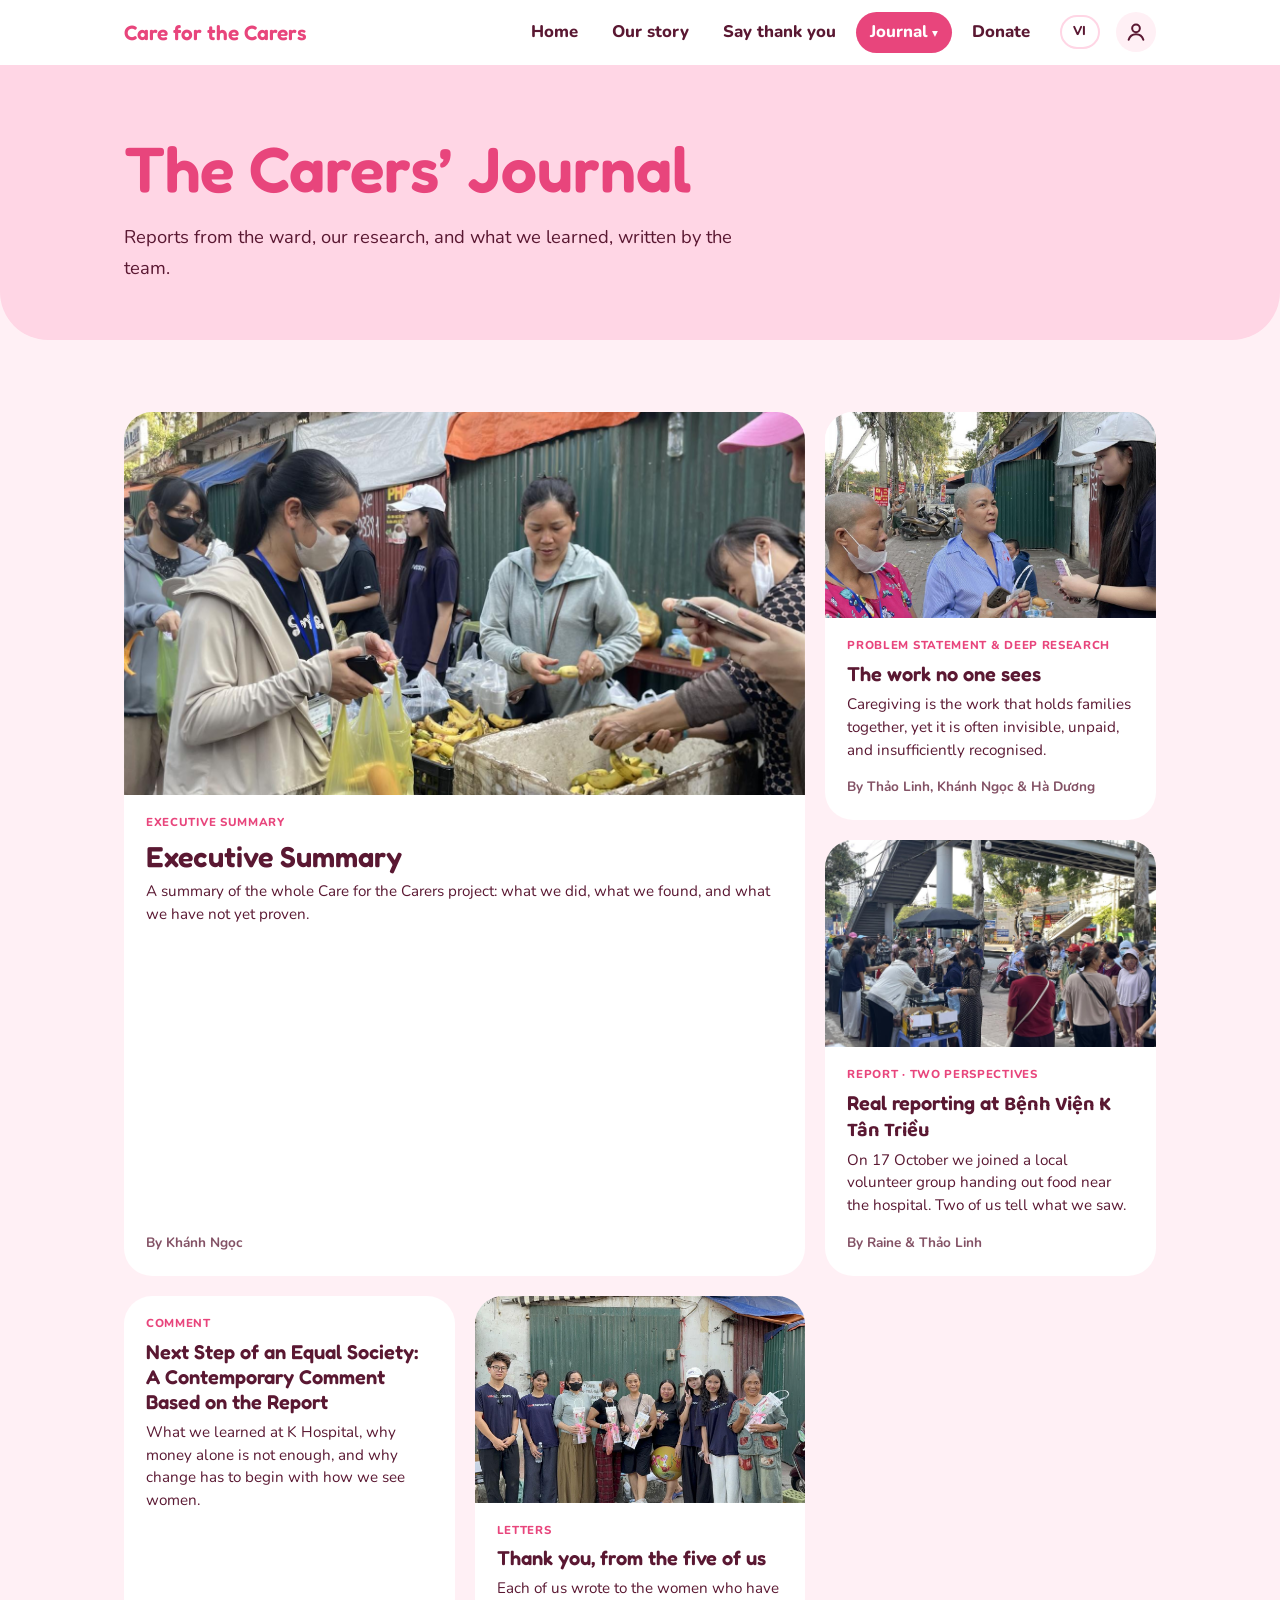
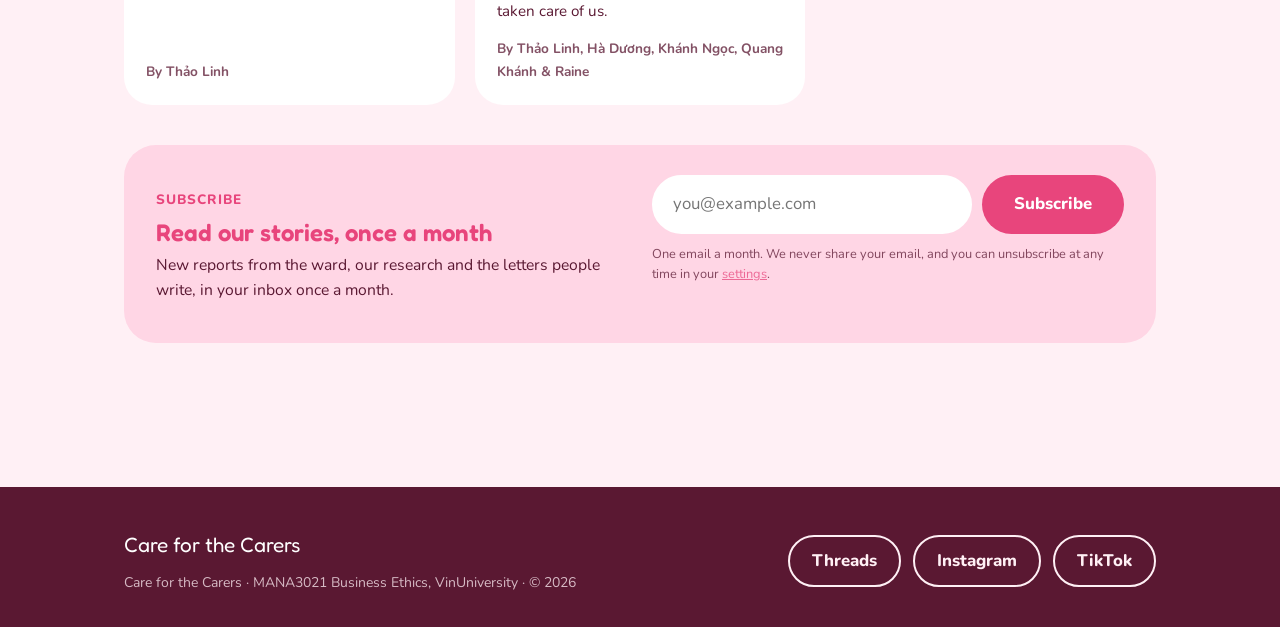
<file: Bizethics/blog.html>
<!DOCTYPE html>
<html lang="en">
<head>
<meta charset="utf-8">
<meta name="viewport" content="width=device-width, initial-scale=1">
<title>The Carers’ Journal · Care for the Carers</title>
<meta name="description" content="Reports from the ward, our research, and what we learned, written by the Care for the Carers team.">
<link rel="preconnect" href="https://fonts.googleapis.com">
<link href="https://fonts.googleapis.com/css2?family=Fredoka:wght@500;600&family=Nunito:wght@400;600;700;800&display=swap" rel="stylesheet">
<link rel="stylesheet" href="webbiz.css">
<script src="i18n.js"></script>
</head>
<body>

<nav>
  <div class="wrap">
    <a class="brand" href="web.html">Care for the Carers</a>
    <button class="menu-btn" type="button" aria-expanded="false">Menu</button>
    <ul>
      <li><a href="web.html">Home</a></li>
      <li><a href="story.html">Our story</a></li>
      <li><a href="thank-you.html">Say thank you</a></li>
      <li class="has-sub"><a href="blog.html">Journal<span class="caret" aria-hidden="true">&#9662;</span></a><ul class="sub" data-journal></ul></li>
      <li><a href="donate.html">Donate</a></li>
    </ul>
    <a class="me" href="account.html" aria-label="Your profile" title="Your profile"><svg viewBox="0 0 24 24" width="22" height="22" aria-hidden="true"><circle cx="12" cy="8" r="4.2" fill="none" stroke="currentColor" stroke-width="2.2"/><path d="M4 20.5c1.2-4 4.3-6 8-6s6.8 2 8 6" fill="none" stroke="currentColor" stroke-width="2.2" stroke-linecap="round"/></svg></a>
  </div>
</nav>

<main id="blog"></main>

<div class="lb" id="lb" aria-hidden="true"><img id="lbImg" alt=""></div>

<footer>
  <div class="wrap">
    <div><div class="brand">Care for the Carers</div><small>Care for the Carers · MANA3021 Business Ethics, VinUniversity · © 2026</small></div>
    <div class="social">
      <a href="https://www.threads.com/@dearm0m___?xmt=AQG04RvTUE1UEmttTiscVIee2t9sTj5icMl1IoDCkXUpfE8" target="_blank" rel="noopener">Threads</a>
      <a href="https://www.instagram.com/dearm0m___/" target="_blank" rel="noopener">Instagram</a>
      <a href="https://www.tiktok.com/@dearm0m___?fbclid=PAZXh0bgNhZW0CMTEAcGRvZgJzcnRjBmFwcF9pZA85MzY2MTk3NDMzOTI0NTkAAafg11mD12dhVJ9uT3EhNjr3ufzcEZuEaGsdpc_GfztZ3JC1G10YS2GTT2I4hw_aem_os5w2HNYPnUmmOeqrgshLQ" target="_blank" rel="noopener">TikTok</a>
    </div>
  </div>
</footer>

<script src="site-data.js"></script>
<script src="site.js"></script>
<script>
  // Journal: blog.html lists every report; blog.html?post=<slug> shows one. Posts live in site-data.js.
  var esc = Site.esc, box = document.getElementById("blog");
  var slug = new URLSearchParams(location.search).get("post");
  // Hidden drafts are not listed anywhere, but open from a direct link so the team can write them
  var post = SITE.posts.concat(SITE.hiddenPosts || []).filter(function (p) { return p.slug === slug; })[0];

  // A paragraph kept word for word, with its key phrases highlighted
  function marked(text, marks) {
    var html = esc(text);
    (marks || []).forEach(function (m) {
      var e = esc(m), i = html.indexOf(e);
      if (i < 0) { console.warn("Highlight not found in paragraph:", m); return; }
      html = html.slice(0, i) + '<mark>' + e + '</mark>' + html.slice(i + e.length);
    });
    return html;
  }

  function block(b) {
    if (typeof b === "string") return '<p>' + esc(b) + '</p>';
    if (b.p) return '<p>' + marked(b.p, b.mark) + '</p>';
    if (b.listen) return '<div class="listen"><div class="listen-head"><span>🎧 ' + esc(b.title || "Listen to this part") + '</span>' + (b.by ? '<small>Read by ' + esc(b.by) + '</small>' : "") + '</div><audio controls preload="metadata" src="' + esc(b.listen) + '"></audio></div>';
    if (b.person) return '<div class="person"><span class="avatar" aria-hidden="true">' + esc(b.person.charAt(0)) + '</span>' +
      '<div><h2>' + esc(b.title || b.person) + '</h2><span class="role">' + esc(b.person) + ' · ' + esc(b.role || "") + '</span>' +
      (b.quote ? '<p class="sum-quote">“' + esc(b.quote) + '”</p>' : "") + '</div></div>';
    if (b.h) return '<h2 id="' + anchor(b.h) + '">' + esc(b.h) + '</h2>';
    if (b.list) return '<ul class="prose-list">' + b.list.map(function (t) { return '<li>' + marked(t, b.mark) + '</li>'; }).join("") + '</ul>';
    if (b.stat) return '<div class="stat-block"><b>' + esc(b.stat) + '</b><span>' + esc(b.text) + '</span>' + (b.source ? '<cite>' + esc(b.source) + '</cite>' : "") + '</div>';
    if (b.quote) {
      // quote can be one paragraph or a list of paragraphs; aside: small pictures shown beside the quote
      var q = '<blockquote>' + [].concat(b.quote).map(function (t) { return '<p>' + esc(t) + '</p>'; }).join("") +
        (b.by ? '<span class="by">' + esc(b.by) + '</span>' : "") + '</blockquote>';
      if (!b.aside) return q;
      return '<div class="quote-aside">' + q + '<div class="aside-pics">' + b.aside.map(function (a) {
        return '<figure><img src="' + esc(a.image) + '" alt="' + esc(a.caption || "") + '" data-zoom loading="lazy">' + (a.caption ? '<figcaption>' + esc(a.caption) + '</figcaption>' : "") + '</figure>';
      }).join("") + '</div></div>';
    }
    if (b.image) return '<figure' + (b.tall ? ' class="tall"' : "") + '><img src="' + esc(b.image) + '" alt="' + esc(b.caption || "") + '" data-zoom onerror="this.parentNode.remove()">' + (b.caption ? '<figcaption>' + esc(b.caption) + '</figcaption>' : "") + '</figure>';
    if (b.todo) return '<p class="todo">' + esc(b.todo) + '</p>';
    if ("video" in b) {
      // Only the cover picture loads at first; YouTube's player loads when the reader presses play, so the page stays fast
      var id = Site.youtubeId(b.video);
      return id
        ? '<div class="video yt" id="video"><button type="button" data-yt="' + id + '" aria-label="Play video: ' + esc(b.title || "Video") + '">' +
          '<img src="https://i.ytimg.com/vi/' + id + '/hqdefault.jpg" alt="" loading="lazy"><i aria-hidden="true">▶</i>' +
          (b.title ? '<span>' + esc(b.title) + '</span>' : "") + '</button></div>'
        : '<div class="video empty"><b>Video coming soon</b><span>' + esc(b.title || "") + '</span></div>';
    }
    if (b.table) return '<div class="tablebox"><table><thead><tr>' +
      b.table.head.map(function (h) { return '<th>' + esc(h) + '</th>'; }).join("") + '</tr></thead><tbody>' +
      b.table.rows.map(function (r) { return '<tr>' + r.map(function (c) { return '<td>' + esc(c) + '</td>'; }).join("") + '</tr>'; }).join("") +
      '</tbody></table></div>';
    return "";
  }

  // An id for a section heading, so the agenda can link to it
  function anchor(text) {
    return "s-" + text.toLowerCase().normalize("NFD").replace(/[̀-ͯ]/g, "").replace(/[^a-z0-9]+/g, "-").replace(/^-|-$/g, "");
  }

  // Side outline, like Google Docs: a dash per section that opens into the list of titles on hover or tap
  var outline = "";
  function agenda(list, title, hasSources) {
    var items = list.filter(function (b) { return b && b.h; }).map(function (b) {
      return '<li><a href="#' + anchor(b.h) + '"><span class="dash" aria-hidden="true"></span><span class="label">' + esc(b.h) + '</span></a></li>';
    });
    if (hasSources) items.push('<li><a href="#s-references"><span class="dash" aria-hidden="true"></span><span class="label">References</span></a></li>');
    return '<nav class="outline" id="outline" aria-label="' + esc(title) + '">' +
      '<button class="outline-toggle" type="button" aria-expanded="false" aria-controls="outline">' + esc(title) + '</button>' +
      '<b class="outline-title">' + esc(title) + '</b><ol>' + items.join("") + '</ol></nav>';
  }

  // Stat blocks that follow each other sit side by side in one grid
  function body(list, hasSources) {
    var html = "", stats = [];
    function flush() { if (stats.length) html += '<div class="stat-grid">' + stats.join("") + '</div>'; stats = []; }
    list.forEach(function (b) {
      if (b && b.toc) outline = agenda(list, b.toc, hasSources);
      else if (b && b.stat) stats.push(block(b));
      else { flush(); html += block(b); }
    });
    flush();
    return html;
  }

  // Shows the outline beside the article and marks the section being read
  function startOutline() {
    if (!outline) return;
    document.body.insertAdjacentHTML("beforeend", outline);
    var nav = document.getElementById("outline"), toggle = nav.querySelector(".outline-toggle");
    var links = [].slice.call(nav.querySelectorAll("a"));
    var targets = links.map(function (a) { return document.getElementById(a.getAttribute("href").slice(1)); });

    function mark() {
      var current = 0;
      targets.forEach(function (t, i) { if (t && t.getBoundingClientRect().top < window.innerHeight * 0.35) current = i; });
      links.forEach(function (a, i) { a.classList.toggle("on", i === current); });
      var article = document.querySelector(".article"), r = article.getBoundingClientRect();
      nav.classList.toggle("shown", r.top < window.innerHeight * 0.6 && r.bottom > window.innerHeight * 0.4);
    }
    window.addEventListener("scroll", mark, { passive: true });
    window.addEventListener("resize", mark);
    mark();

    // On touch screens there is no hover: tap the dashes to open, tap a title or outside to close
    function setOpen(open) { nav.classList.toggle("open", open); toggle.setAttribute("aria-expanded", open); }
    toggle.addEventListener("click", function () { setOpen(!nav.classList.contains("open")); });
    nav.addEventListener("click", function (e) { if (e.target.closest("a")) setOpen(false); });
    document.addEventListener("click", function (e) { if (!nav.contains(e.target)) setOpen(false); });
  }

  function minutes(p) {
    var words = p.body.reduce(function (n, b) {
      var t = typeof b === "string" ? b : (b.p || [].concat(b.quote || []).join(" ") || b.text || "");
      return n + t.split(/\s+/).length;
    }, 0);
    return Math.max(1, Math.round(words / 200));
  }

  if (post) {
    document.title = post.title + " · The Carers’ Journal";
    var others = SITE.posts.filter(function (p) { return p !== post; });
    // A video that opens the report is shown first, above everything else
    var lead = post.body[0] && post.body[0].video ? post.body[0] : null, rest = lead ? post.body.slice(1) : post.body;
    box.innerHTML =
      '<header class="page-head article-head"><div class="wrap narrow">' +
        '<a class="back" href="blog.html">← All reports</a>' +
        '<span class="kicker-pill">' + esc(post.kicker) + (post.draft ? ' <span class="draft-tag">Draft</span>' : "") + '</span>' +
        '<h1>' + esc(post.title) + '</h1>' +
        '<p>' + esc(post.standfirst) + '</p>' +
        '<div class="byline"><span class="authors">By ' + esc(Site.authors(post)) + '</span><span>' + esc(Site.longDate(post.date)) + '</span><span>' + minutes(post) + ' min read</span></div>' +
      '</div></header>' +
      '<article class="wrap narrow article">' +
        (lead ? block(lead) : "") +
        ("audio" in post ? (post.audio
          ? '<div class="listen" id="listen"><div class="listen-head"><span>🎧 Listen to this report</span>' + (post.audioBy ? '<small>Read for us by ' + esc(post.audioBy) + '. Thank you!</small>' : "") + '</div><audio controls preload="metadata" src="' + esc(post.audio) + '"></audio></div>'
          : '<div class="listen empty"><span>🎧 Voice reading coming soon</span></div>') : "") +
        (post.image ? '<figure class="hero-img' + (post.imageTall ? " tall" : "") + '"><img src="' + esc(post.image) + '" alt="' + esc(post.caption || "") + '" data-zoom onerror="this.parentNode.remove()">' + (post.caption ? '<figcaption>' + esc(post.caption) + '</figcaption>' : "") + '</figure>' : "") +
        '<div class="prose">' + body(rest, post.sources && post.sources.length > 0) + '</div>' +
        (post.sources && post.sources.length ? '<div class="sources" id="s-references"><h2>References</h2><ol>' + Site.refList(post.sources) + '</ol></div>' : "") +
        '<div data-subscribe="article"></div>' +
      '</article>' +
      '<section class="wrap" style="padding-top: 24px;"><h2>More from the Journal</h2><div class="journal">' +
        others.slice(0, 3).map(function (p) { return Site.journalCard(p, false); }).join("") +
      '</div></section>';
    startOutline();
    // While the voice reading plays, the player stays at the top of the screen so people can listen as they read
    box.querySelectorAll(".listen audio").forEach(function (au) {
      var player = au.closest(".listen");
      au.addEventListener("play", function () {
        // only one reading at a time
        box.querySelectorAll(".listen audio").forEach(function (other) { if (other !== au) other.pause(); });
        player.classList.add("playing");
      });
      au.addEventListener("pause", function () { player.classList.remove("playing"); });
    });
    // Small reference numbers, added after the page is translated (if Vietnamese is on)
    document.addEventListener("DOMContentLoaded", function () { Site.refMarks(box.querySelector(".prose"), post.sources || []); });
    // Play: swap the cover picture for YouTube's player
    box.addEventListener("click", function (e) {
      var b = e.target.closest("[data-yt]");
      if (!b) return;
      b.parentNode.innerHTML = '<iframe src="https://www.youtube-nocookie.com/embed/' + b.dataset.yt + '?autoplay=1&rel=0" title="' + esc(b.getAttribute("aria-label")) + '" allow="autoplay; encrypted-media; picture-in-picture; fullscreen" allowfullscreen></iframe>';
    });
  } else {
    box.innerHTML =
      '<header class="page-head"><div class="wrap"><h1>The Carers’ Journal</h1>' +
      '<p>Reports from the ward, our research, and what we learned, written by the team.</p></div></header>' +
      '<section><div class="wrap"><div class="journal">' +
        SITE.posts.map(function (p, i) { return Site.journalCard(p, i === 0); }).join("") +
      '</div><div data-subscribe="journal"></div></div></section>';
  }
</script>
</body>
</html>
</file>
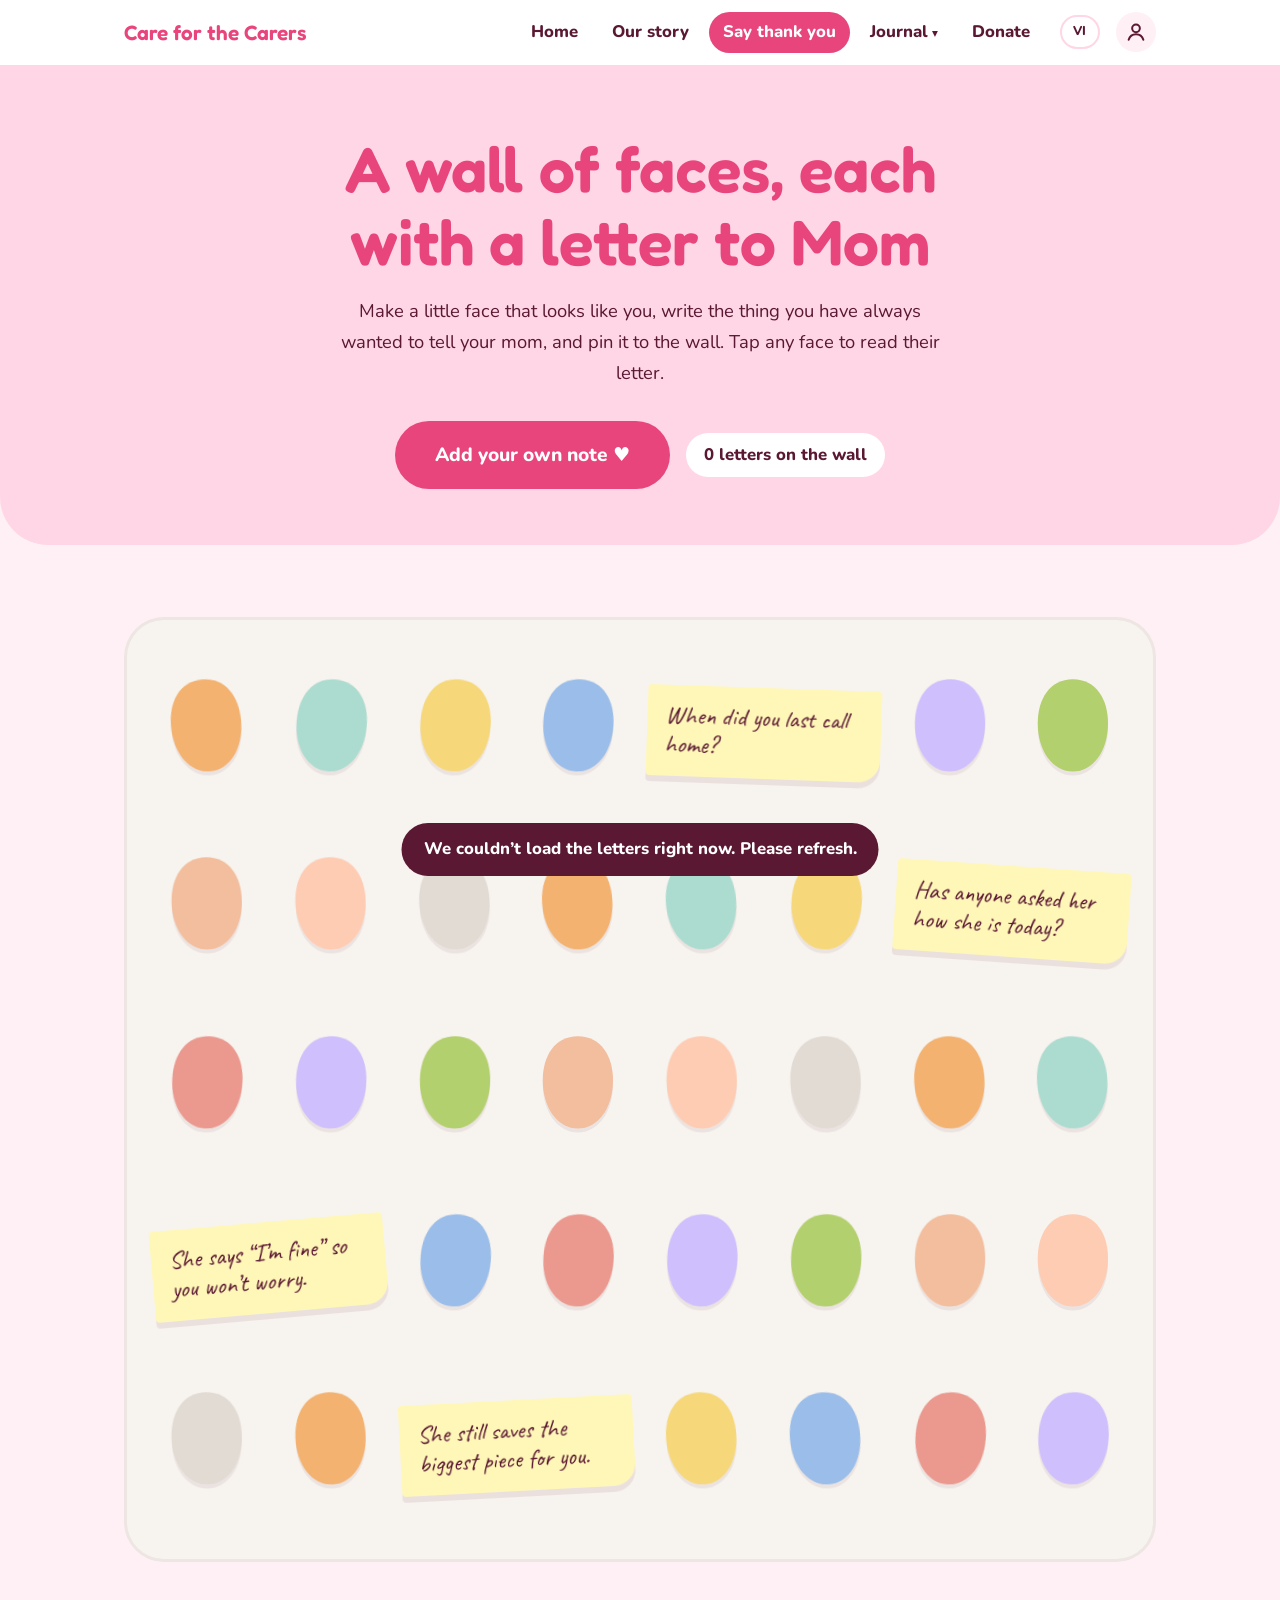
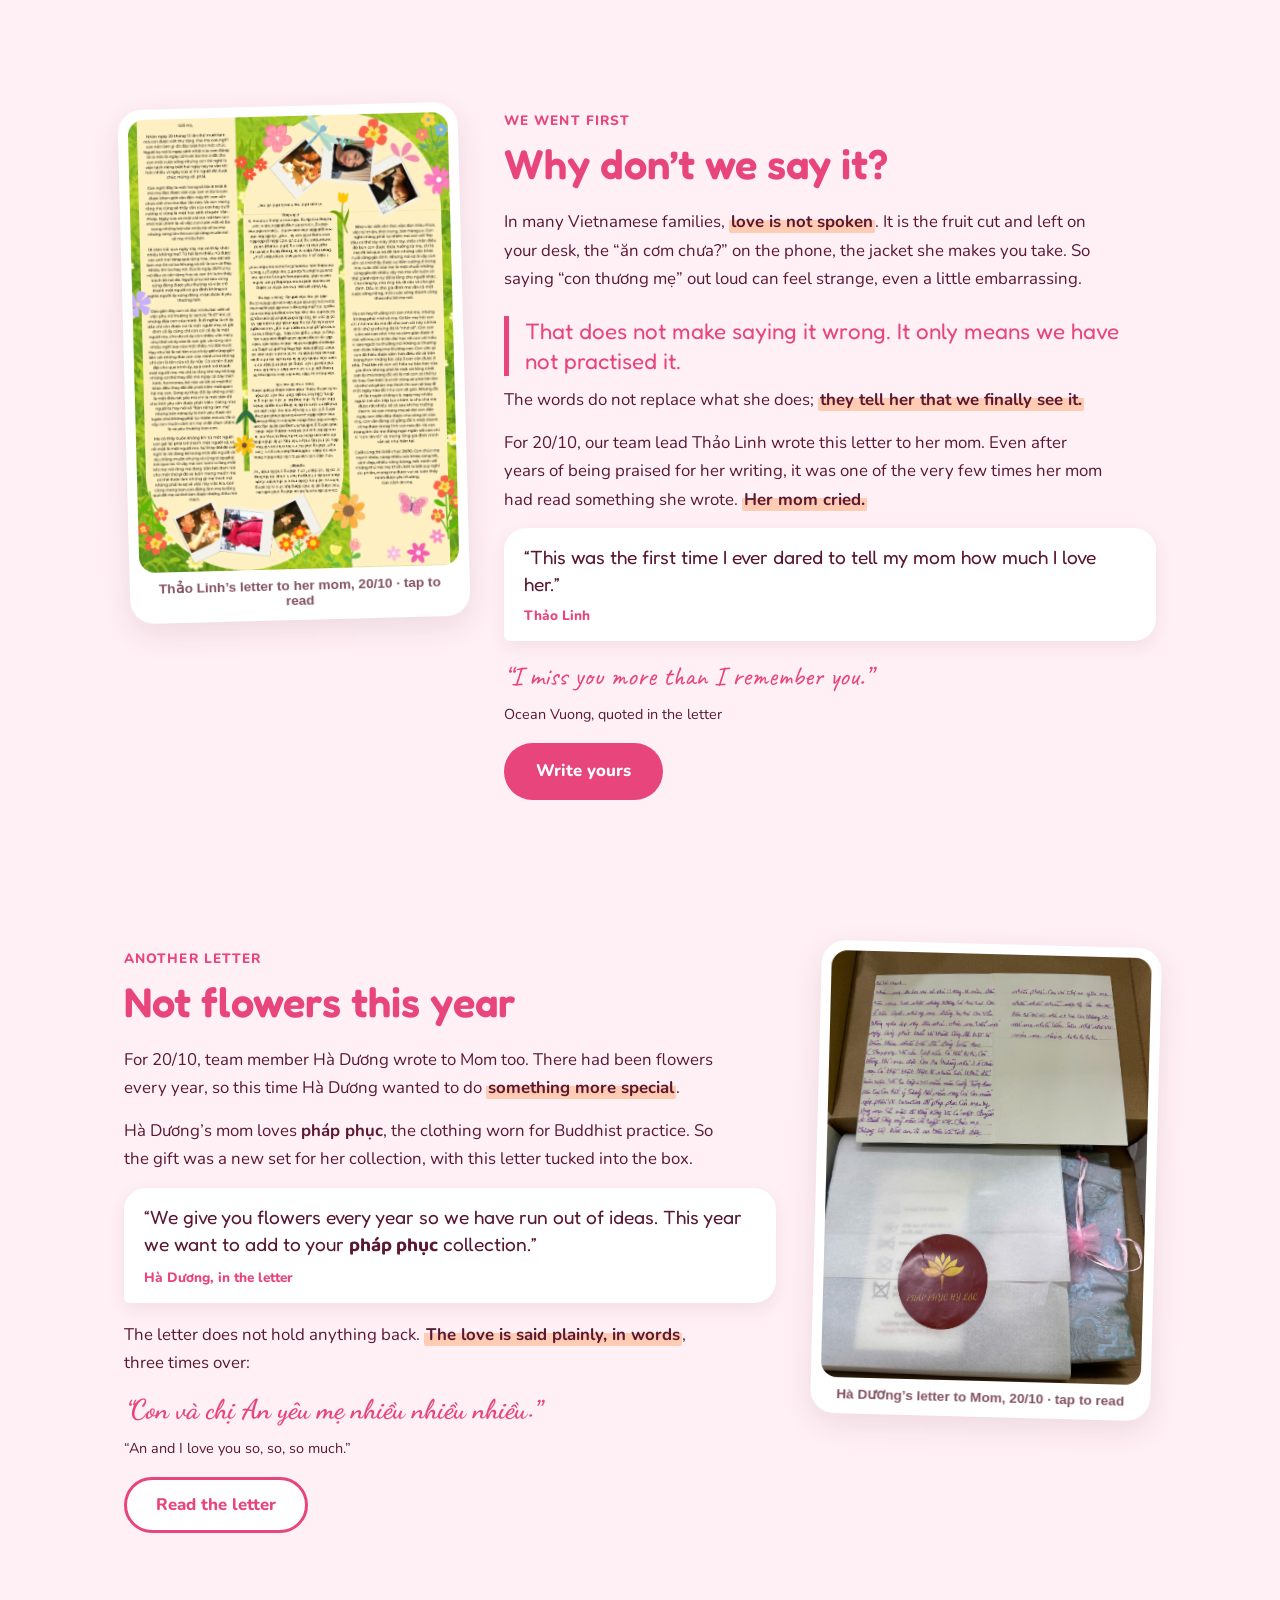
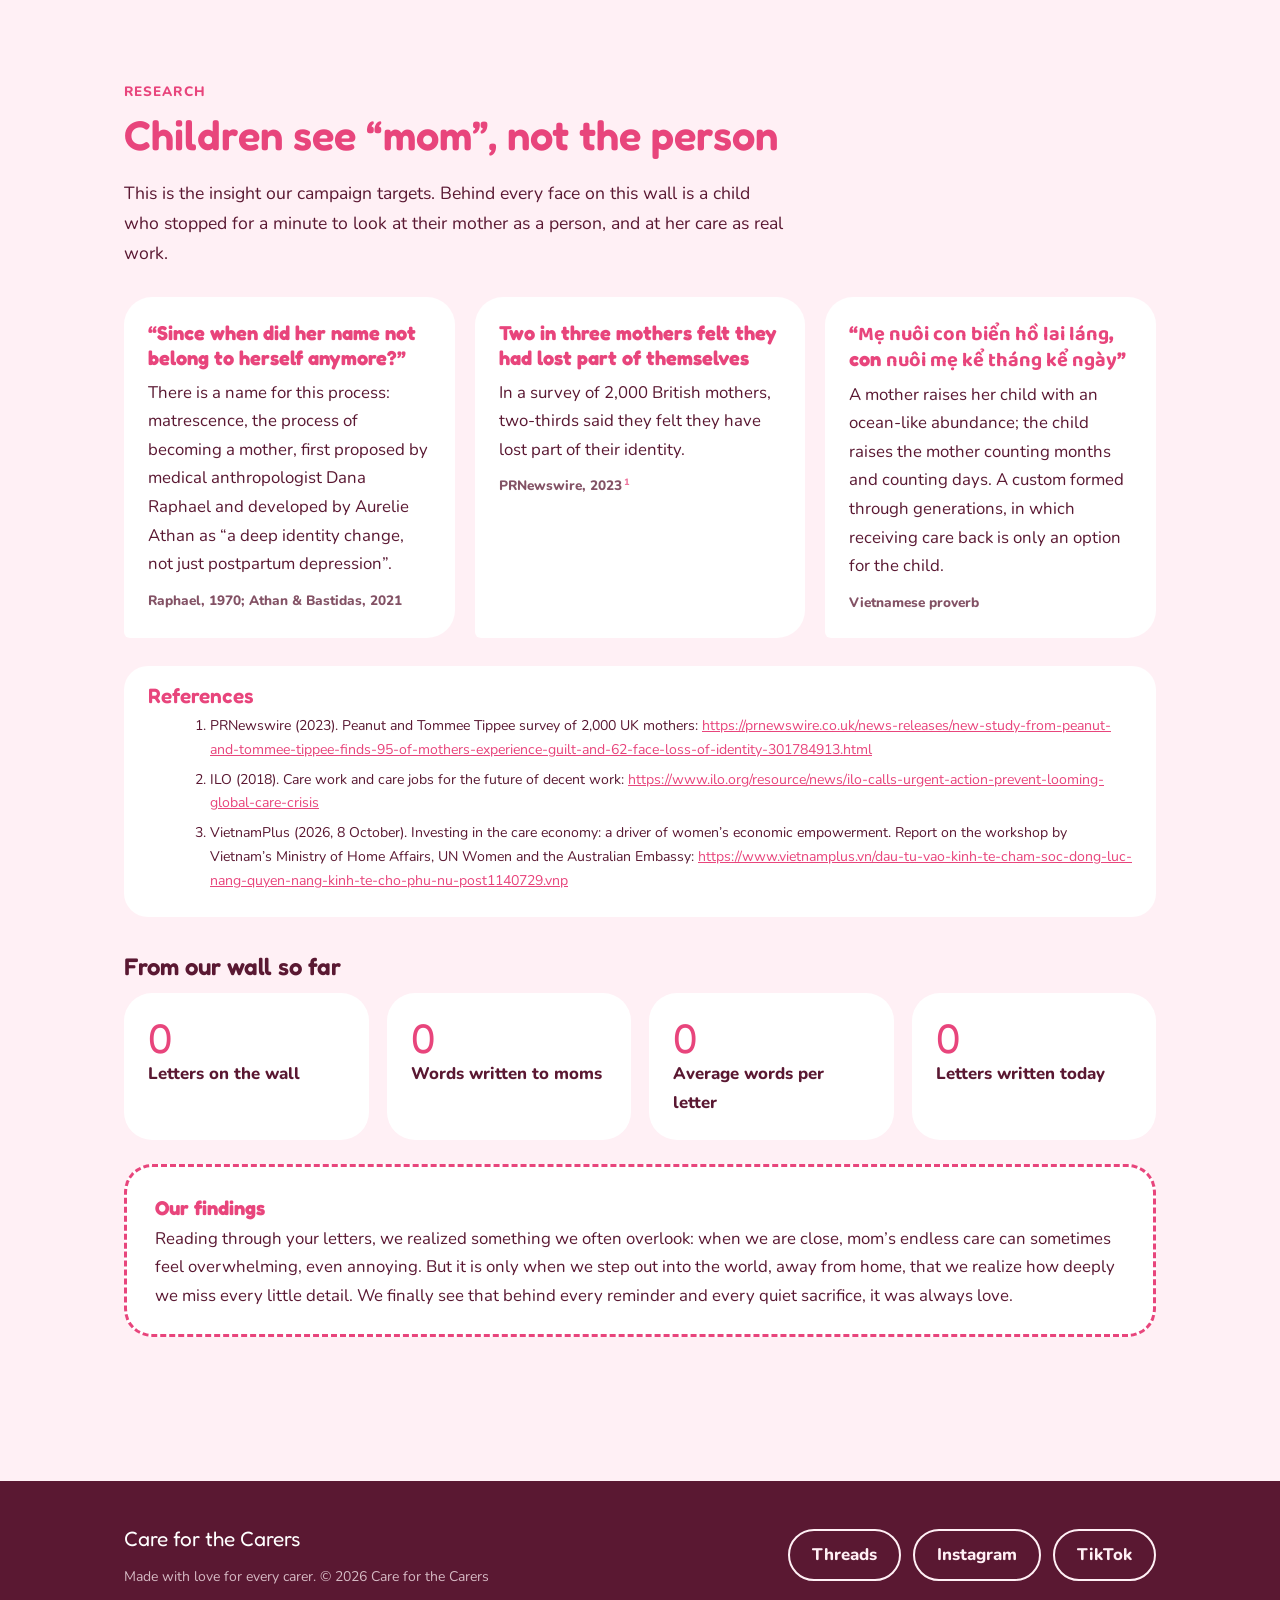
<file: Bizethics/thank-you.html>
<!DOCTYPE html>
<html lang="en">
<head>
<meta charset="utf-8">
<meta name="viewport" content="width=device-width, initial-scale=1">
<title>Say thank you · Care for the Carers</title>
<meta name="description" content="Make a little face, write a letter to your mom, and pin it to our wall of thank-yous.">
<link rel="preconnect" href="https://fonts.googleapis.com">
<link href="https://fonts.googleapis.com/css2?family=Fredoka:wght@500;600&family=Nunito:wght@400;600;700;800&family=Caveat:wght@500;700&display=swap" rel="stylesheet">
<link rel="stylesheet" href="webbiz.css">
<script src="i18n.js"></script>
</head>
<body>

<nav>
  <div class="wrap">
    <a class="brand" href="web.html">Care for the Carers</a>
    <button class="menu-btn" type="button" aria-expanded="false">Menu</button>
    <ul>
      <li><a href="web.html">Home</a></li>
      <li><a href="story.html">Our story</a></li>
      <li><a href="thank-you.html">Say thank you</a></li>
      <li class="has-sub"><a href="blog.html">Journal<span class="caret" aria-hidden="true">&#9662;</span></a><ul class="sub" data-journal></ul></li>
      <li><a href="donate.html">Donate</a></li>
    </ul>
    <a class="me" href="account.html" aria-label="Your profile" title="Your profile"><svg viewBox="0 0 24 24" width="22" height="22" aria-hidden="true"><circle cx="12" cy="8" r="4.2" fill="none" stroke="currentColor" stroke-width="2.2"/><path d="M4 20.5c1.2-4 4.3-6 8-6s6.8 2 8 6" fill="none" stroke="currentColor" stroke-width="2.2" stroke-linecap="round"/></svg></a>
  </div>
</nav>

<header class="page-head ty-head">
  <div class="wrap">
    <h1>A wall of faces, each with a letter to Mom</h1>
    <p>Make a little face that looks like you, write the thing you have always wanted to tell your mom, and pin it to the wall. Tap any face to read their letter.</p>
    <div class="actions">
      <button class="btn big" id="addBtn" type="button">Add your own note ♥</button>
      <span class="count-pill" id="countPill"></span>
    </div>
  </div>
</header>

<section>
  <div class="wrap">
    <div class="wallbox">
      <div class="wall" id="wall" aria-label="Wall of thank-you letters"></div>
    </div>
  </div>
</section>

<section>
  <div class="wrap first">
    <button class="letter-img" type="button" id="openLetter" data-letter="linh" aria-label="Open Thảo Linh’s letter to her mom">
      <img src="images/letter-to-mom.webp" alt="Thảo Linh’s handwritten-style letter to her mom for 20/10, decorated with flowers and family photos">
      <span>Thảo Linh’s letter to her mom, 20/10 · tap to read</span>
    </button>
    <div>
      <span class="eyebrow">We went first</span>
      <h2>Why don’t we say it?</h2>
      <p>In many Vietnamese families, <mark>love is not spoken</mark>. It is the fruit cut and left on your desk, the “ăn cơm chưa?” on the phone, the jacket she makes you take. So saying “con thương mẹ” out loud can feel strange, even a little embarrassing.</p>
      <p class="big-point">That does not make saying it wrong. It only means we have not practised it.</p>
      <p>The words do not replace what she does; <mark>they tell her that we finally see it.</mark></p>
      <p>For 20/10, our team lead Thảo Linh wrote this letter to her mom. Even after years of being praised for her writing, it was one of the very few times her mom had read something she wrote. <mark>Her mom cried.</mark></p>
      <blockquote class="lead-quote">“This was the first time I ever dared to tell my mom how much I love her.”<cite>Thảo Linh</cite></blockquote>
      <p class="soft-quote">“I miss you more than I remember you.”<br><small style="font-family: Nunito, sans-serif; font-size: .9rem; color: var(--berry);">Ocean Vuong, quoted in the letter</small></p>
      <button class="btn" type="button" id="firstBtn">Write yours</button>
    </div>
  </div>
</section>

<!-- Hà Dương's letter, given with a set of pháp phục -->
<section>
  <div class="wrap first flip">
    <button class="letter-img" type="button" data-letter="duong" aria-label="Open Hà Dương’s letter to Mom">
      <img src="images/letter-ha-duong.jpg" alt="Hà Dương’s handwritten letter to Mom for 20/10, on top of a gift box with a set of pháp phục" loading="lazy">
      <span>Hà Dương’s letter to Mom, 20/10 · tap to read</span>
    </button>
    <div>
      <span class="eyebrow">Another letter</span>
      <h2>Not flowers this year</h2>
      <p>For 20/10, team member Hà Dương wrote to Mom too. There had been flowers every year, so this time Hà Dương wanted to do <mark>something more special</mark>.</p>
      <p>Hà Dương’s mom loves <b>pháp phục</b>, the clothing worn for Buddhist practice. So the gift was a new set for her collection, with this letter tucked into the box.</p>
      <blockquote class="lead-quote">“We give you flowers every year so we have run out of ideas. This year we want to add to your pháp phục collection.”<cite>Hà Dương, in the letter</cite></blockquote>
      <p>The letter does not hold anything back. <mark>The love is said plainly, in words</mark>, three times over:</p>
      <p class="soft-quote">“Con và chị An yêu mẹ nhiều nhiều nhiều.”<br><small style="font-family: Nunito, sans-serif; font-size: .9rem; color: var(--berry);">“An and I love you so, so, so much.”</small></p>
      <button class="btn alt" type="button" data-letter="duong">Read the letter</button>
    </div>
  </div>
</section>

<section class="research">
  <div class="wrap">
    <span class="eyebrow">Research</span>
    <h2>Children see “mom”, not the person</h2>
    <p class="lede">This is the insight our campaign targets. Behind every face on this wall is a child who stopped for a minute to look at their mother as a person, and at her care as real work.</p>

    <div class="cards">
      <div class="card"><b>“Since when did her name not belong to herself anymore?”</b>There is a name for this process: matrescence, the process of becoming a mother, first proposed by medical anthropologist Dana Raphael and developed by Aurelie Athan as “a deep identity change, not just postpartum depression”.<cite>Raphael, 1970; Athan &amp; Bastidas, 2021</cite></div>
      <div class="card"><b>Two in three mothers felt they had lost part of themselves</b>In a survey of 2,000 British mothers, two-thirds said they felt they have lost part of their identity.<cite>PRNewswire, 2023</cite></div>
      <div class="card"><b>“Mẹ nuôi con biển hồ lai láng, con nuôi mẹ kể tháng kể ngày”</b>A mother raises her child with an ocean-like abundance; the child raises the mother counting months and counting days. A custom formed through generations, in which receiving care back is only an option for the child.<cite>Vietnamese proverb</cite></div>
    </div>
    <div class="sources" id="s-references"><h2>References</h2><ol data-refs></ol></div>

    <h3 style="font-size: 1.5rem; margin: 36px 0 12px;">From our wall so far</h3>
    <div class="kpis" id="wallStats"></div>

    <div class="ours" style="margin-top: 24px;">
      <b style="font-family: var(--display); font-size: 1.25rem; color: var(--rose);">Our findings</b>

      <p>Reading through your letters, we realized something we often overlook: when we are close, mom’s endless care can sometimes feel overwhelming, even annoying. But it is only when we step out into the world, away from home, that we realize how deeply we miss every little detail. We finally see that behind every reminder and every quiet sacrifice, it was always love.</p>
    </div>
  </div>
</section>

<div class="lb" id="lb" aria-hidden="true"><img id="lbImg" alt=""></div>

<!-- Thảo Linh's letter, with the real chat clipped to it and the text beside it -->
<dialog class="viewer" id="letterViewer" aria-labelledby="viewerTitle">
  <div class="viewer-bar">
    <h2 id="viewerTitle">Thao Linh’s letter to her mom</h2>
    <div class="seg" role="tablist" aria-label="Show">
      <button type="button" role="tab" data-pane="img" aria-selected="true">The letter</button>
      <button type="button" role="tab" data-pane="text" aria-selected="false">Read the text</button>
    </div>
    <button class="dlg-close" type="button" data-close aria-label="Close">×</button>
  </div>
  <div class="viewer-body" data-show="img">
    <div class="pane pane-img">
      <div data-for="duong" hidden>
        <button class="letter-full" type="button" data-full="images/letter-ha-duong.jpg" aria-label="Hà Dương’s letter to Mom, full size">
          <img src="images/letter-ha-duong.jpg" alt="Hà Dương’s letter to Mom for 20/10, with the pháp phục gift" loading="lazy">
        </button>
        <p class="viewer-hint">Tap the letter to see it full size.</p>
      </div>
      <div data-for="linh">
      <div class="clipboard">
        <button class="letter-full" type="button" data-full="images/letter-to-mom.webp" aria-label="Thảo Linh’s letter to her mom, full size">
          <img src="images/letter-to-mom.webp" alt="Thảo Linh’s letter to her mom for 20/10">
        </button>
        <div class="chats">
          <figure class="clipped c1">
            <span class="clip" aria-hidden="true"></span>
            <button type="button" data-full="images/letter-chat-photo.png" aria-label="Family chat: a photo of Mom at home with the message “tr dữ luôn mẹ khóc luôn”, 21:00">
              <img src="images/letter-chat-photo.png" alt="Family chat: a photo of Mom at home with the message “tr dữ luôn mẹ khóc luôn”, 21:00">
            </button>
            <figcaption>The family chat, that evening</figcaption>
          </figure>
          <figure class="clipped c2">
            <span class="clip" aria-hidden="true"></span>
            <button type="button" data-full="images/letter-chat-messages.png" aria-label="Mom’s replies to the letter, Wednesday 21/10/2026">
              <img src="images/letter-chat-messages.png" alt="Mom’s replies to the letter, Wednesday 21/10/2026">
            </button>
            <figcaption>Mom’s reply, 21/10/2026</figcaption>
          </figure>
        </div>
      </div>
      <p class="viewer-hint">Tap the letter or a chat to see it full size.</p>
      </div>
    </div>
    <div class="pane pane-text">
      <div class="lang" role="group" aria-label="Language">
        <button type="button" data-lang="vi" aria-pressed="true">Tiếng Việt</button>
        <button type="button" data-lang="en" aria-pressed="false">English</button>
      </div>
      <div class="letter-text" id="letterText" lang="vi"></div>
      <p class="viewer-hint" data-for="linh">Family members’ names are hidden. The English version is our translation.</p>
      <p class="viewer-hint" data-for="duong" hidden>The English version is our translation.</p>
    </div>
  </div>
  <div class="zoom" id="viewerZoom" hidden><img alt=""><span>Tap to go back</span></div>
</dialog>

<!-- Reading someone's letter -->
<dialog class="letter" id="letterDlg" aria-labelledby="letterFrom">
  <button class="dlg-close" type="button" data-close aria-label="Close">×</button>
  <div class="inner">
    <div id="letterFace"></div>
    <div class="dear">Dear Mom,</div>
    <div class="body" id="letterBody"></div>
    <div class="from" id="letterFrom"></div>
    <div class="row">
      <button class="btn alt" type="button" id="loveBtn">Send love ♥</button>
      <button class="btn" type="button" id="writeToo">Write yours too</button>
    </div>
  </div>
</dialog>

<!-- Making a face and writing a letter -->
<dialog class="builder" id="builderDlg" aria-labelledby="builderTitle">
  <button class="dlg-close" type="button" data-close aria-label="Close">×</button>
  <div class="grid">
    <div class="left">
      <div id="preview"></div>
      <button class="dice" type="button" id="dice">🎲 Surprise me</button>
      <div id="options"></div>
    </div>
    <div class="right">
      <form id="letterForm" novalidate>
        <h3 id="builderTitle">Is there something you wish you could tell your mom?</h3>
        <div class="prompts" id="prompts">
          <button type="button">Thank you for…</button>
          <button type="button">I’m sorry I never…</button>
          <button type="button">I remember when…</button>
          <button type="button">I’m proud of you because…</button>
        </div>
        <label>Your letter
          <textarea id="fText" maxlength="600" placeholder="Dear Mom, …" required aria-describedby="fCount"></textarea>
          <small class="word-count" id="fCount" aria-live="polite">0 / 80 words</small>
        </label>
        <label>Your name <small>shown under your face on the wall</small>
          <input type="text" id="fName" maxlength="24" autocomplete="given-name" required>
        </label>
        <label>Your email <small>optional, never shown</small>
          <input type="email" id="fEmail" maxlength="120" autocomplete="email">
        </label>
        <fieldset class="send-choice" id="fSend">
          <legend>Would you like us to send this letter to your mom?</legend>
          <label><input type="radio" name="sendToMom" value="yes"> Yes, email it to her one day</label>
          <label><input type="radio" name="sendToMom" value="no" checked> Not now, just pin it to the wall</label>
        </fieldset>
        <label id="momRow" hidden>Mom’s email <small>never shown, only used to send her your letter</small>
          <input type="email" id="fMom" maxlength="120">
        </label>
        <p class="privacy">Only your name, your face and your letter go on the wall. Email addresses are never shown to anyone.</p>
        <p class="err" id="fErr" role="alert"></p>
        <button class="btn" type="submit">Pin my face to the wall ♥</button>
      </form>
    </div>
  </div>
</dialog>

<div class="toast" id="toast" role="status"></div>

<footer>
  <div class="wrap">
    <div><div class="brand">Care for the Carers</div><small>Made with love for every carer. © 2026 Care for the Carers</small></div>
    <div class="social">
      <a href="https://www.threads.com/@dearm0m___?xmt=AQG04RvTUE1UEmttTiscVIee2t9sTj5icMl1IoDCkXUpfE8" target="_blank" rel="noopener">Threads</a>
      <a href="https://www.instagram.com/dearm0m___/" target="_blank" rel="noopener">Instagram</a>
      <a href="https://www.tiktok.com/@dearm0m___?fbclid=PAZXh0bgNhZW0CMTEAcGRvZgJzcnRjBmFwcF9pZA85MzY2MTk3NDMzOTI0NTkAAafg11mD12dhVJ9uT3EhNjr3ufzcEZuEaGsdpc_GfztZ3JC1G10YS2GTT2I4hw_aem_os5w2HNYPnUmmOeqrgshLQ" target="_blank" rel="noopener">TikTok</a>
    </div>
  </div>
</footer>

<script src="site-data.js"></script>
<script src="site.js"></script>
<script src="faces.js"></script>
<script src="thank-you.js"></script>
<script src="letter.js"></script>
<script>
// Reference list for the research cards; the small numbers link each citation to it
(function () {
  var refs = [
    { text: "PRNewswire (2023). Peanut and Tommee Tippee survey of 2,000 UK mothers", url: "https://prnewswire.co.uk/news-releases/new-study-from-peanut-and-tommee-tippee-finds-95-of-mothers-experience-guilt-and-62-face-loss-of-identity-301784913.html", cite: ["PRNewswire, 2023"] },
    { text: "ILO (2018). Care work and care jobs for the future of decent work", url: "https://www.ilo.org/resource/news/ilo-calls-urgent-action-prevent-looming-global-care-crisis", cite: ["ILO, 2018"] },
    { text: "VietnamPlus (2026, 8 October). Investing in the care economy: a driver of women’s economic empowerment. Report on the workshop by Vietnam’s Ministry of Home Affairs, UN Women and the Australian Embassy", url: "https://www.vietnamplus.vn/dau-tu-vao-kinh-te-cham-soc-dong-luc-nang-quyen-nang-kinh-te-cho-phu-nu-post1140729.vnp", cite: ["UN Women & MoHA, 2026"] }
  ];
  document.querySelector("[data-refs]").innerHTML = Site.refList(refs);
  document.addEventListener("DOMContentLoaded", function () { Site.refMarks(document.querySelector(".research"), refs); });
})();
</script>
</body>
</html>
</file>
<file: Bizethics/webbiz.css>
/* Care for the Carers: shared styles for every page */
:root { --blush:#fff0f5; --petal:#ffd6e5; --rose:#e8457c; --berry:#5a1832; --peach:#ffc5a8; --white:#fff; --green:#1f9d63; --ink:#2b1d16; --paper:#fbf7f0; --display: "Fredoka", "Nunito", sans-serif; --hand: "Caveat", cursive; }
* { box-sizing: border-box; margin: 0; }
html { scroll-behavior: smooth; }
body { font-family: "Nunito", system-ui, sans-serif; background: var(--blush); color: var(--berry); line-height: 1.7; font-size: 1.05rem; }
h1, h2, h3 { font-family: var(--display); font-weight: 600; line-height: 1.15; }
a { color: var(--rose); }
img { max-width: 100%; }
:focus-visible { outline: 3px solid var(--berry); outline-offset: 3px; }
.wrap { max-width: 1080px; margin: 0 auto; padding: 0 24px; }
section { padding: 72px 0; }
h2 { font-size: clamp(1.8rem, 4.5vw, 2.6rem); margin-bottom: 20px; color: var(--rose); }
.lede { max-width: 60ch; margin-bottom: 28px; font-size: 1.1rem; }
.eyebrow { display: inline-block; font-weight: 800; font-size: .85rem; letter-spacing: .08em; text-transform: uppercase; color: var(--rose); margin-bottom: 8px; }

/* ===== Navigation (one tab per page) ===== */
nav { background: var(--white); border-bottom: 3px solid var(--petal); position: sticky; top: 0; z-index: 20; }
nav .wrap { display: flex; justify-content: space-between; align-items: center; gap: 16px; padding-top: 12px; padding-bottom: 12px; }
nav .brand { font-family: var(--display); font-size: 1.3rem; color: var(--rose); text-decoration: none; font-weight: 600; white-space: nowrap; }
nav ul { list-style: none; padding: 0; display: flex; gap: 6px; flex-wrap: wrap; }
nav ul a { display: block; text-decoration: none; font-weight: 800; color: var(--berry); padding: 6px 14px; border-radius: 999px; transition: background .2s, color .2s; }
nav ul a:hover { color: var(--rose); background: var(--blush); }
nav ul a[aria-current="page"] { background: var(--rose); color: var(--white); }
.menu-btn { display: none; background: var(--blush); border: 0; border-radius: 12px; padding: 8px 12px; font: inherit; font-weight: 800; color: var(--berry); cursor: pointer; }
@media (max-width: 760px) {
  .menu-btn { display: block; }
  nav ul { display: none; position: absolute; left: 0; right: 0; top: 100%; background: var(--white); flex-direction: column; padding: 8px 16px 16px; border-bottom: 3px solid var(--petal); }
  nav.open ul { display: flex; }
}

/* ===== Buttons ===== */
.actions { display: flex; gap: 16px; flex-wrap: wrap; align-items: center; margin-top: 32px; }
.btn { display: inline-block; padding: 14px 32px; background: var(--rose); color: var(--white); text-decoration: none; border-radius: 999px; border: 0; font: inherit; font-weight: 800; cursor: pointer; transition: background .2s, transform .15s; }
.btn:hover { background: var(--berry); }
.btn.alt { background: var(--white); color: var(--rose); border: 3px solid var(--rose); padding: 11px 29px; }
.btn.alt:hover { background: var(--rose); color: var(--white); }
.btn:active { transform: scale(.96); }
.btn[disabled] { opacity: .5; cursor: not-allowed; }
#hugCount { font-weight: 800; }

.heart { position: fixed; z-index: 200; pointer-events: none; color: var(--rose); font-size: 1.6rem; animation: rise 1.1s ease-out forwards; }
@keyframes rise { to { transform: translate(var(--dx), -140px) scale(.4); opacity: 0; } }

/* ===== Page header + hero ===== */
.hero { background: var(--petal); padding: 88px 0 96px; border-radius: 0 0 48px 48px; }
.hero h1 { font-size: clamp(2.6rem, 9vw, 5.5rem); color: var(--rose); max-width: 12ch; }
.hero p { max-width: 52ch; margin-top: 20px; font-size: 1.2rem; }
.page-head { background: var(--petal); padding: 64px 0 56px; border-radius: 0 0 48px 48px; }
.page-head h1 { font-size: clamp(2.2rem, 7vw, 4rem); color: var(--rose); max-width: 18ch; }
.page-head p { max-width: 56ch; margin-top: 16px; font-size: 1.15rem; }

/* ===== Executive summary ===== */
.summary { display: grid; grid-template-columns: 1.3fr 1fr; gap: 40px; align-items: start; }
.summary p { margin-bottom: 16px; max-width: 62ch; }
.points { display: grid; gap: 14px; }
.points div { background: var(--white); border-radius: 24px 24px 24px 6px; padding: 18px 22px; }
.points b { display: block; font-family: var(--display); color: var(--rose); font-size: 1.15rem; }
@media (max-width: 760px) { .summary { grid-template-columns: 1fr; } }

/* ===== KPIs ===== */
.kpis { display: grid; grid-template-columns: repeat(auto-fit, minmax(220px, 1fr)); gap: 18px; }
.kpi { background: var(--white); border-radius: 28px; padding: 22px 24px; position: relative; overflow: hidden; }
.kpi .val { font-family: var(--display); font-size: 2.6rem; color: var(--rose); line-height: 1.1; display: block; }
.kpi .lbl { font-weight: 800; display: block; }
.kpi .sub { font-size: .9rem; opacity: .8; display: block; margin-top: 4px; }
.kpi .track { height: 10px; margin-top: 12px; }
.kpi .track div { height: 100%; width: 0; background: linear-gradient(90deg, var(--rose), var(--peach)); border-radius: 999px; transition: width 1.2s ease-out; }
.live { display: inline-flex; align-items: center; gap: 8px; font-weight: 800; font-size: .9rem; color: var(--green); margin-bottom: 20px; }
.live::before { content: ""; width: 10px; height: 10px; border-radius: 50%; background: var(--green); animation: pulse 1.6s infinite; }
@keyframes pulse { 50% { box-shadow: 0 0 0 6px rgba(31,157,99,.2); } }
.timeline { list-style: none; padding: 0; margin-top: 32px; border-left: 4px solid var(--petal); max-width: 640px; }
.timeline li { position: relative; padding: 0 0 18px 24px; }
.timeline li::before { content: ""; position: absolute; left: -10px; top: 6px; width: 16px; height: 16px; border-radius: 50%; background: var(--rose); border: 3px solid var(--blush); }
.timeline time { display: block; font-weight: 800; font-size: .9rem; color: var(--rose); }

/* ===== Photos + lightbox ===== */
.gallery { display: grid; grid-template-columns: repeat(auto-fit, minmax(260px, 1fr)); gap: 20px; }
.gallery figure { background: linear-gradient(135deg, var(--petal), var(--peach)); border-radius: 28px; overflow: hidden; aspect-ratio: 4/3; position: relative; }
.gallery img { width: 100%; height: 100%; object-fit: cover; display: block; transition: transform .4s; cursor: zoom-in; }
.gallery figure:hover img { transform: scale(1.06); }
.gallery figcaption { position: absolute; left: 0; right: 0; bottom: 0; padding: 10px 16px; background: rgba(90,24,50,.65); color: var(--white); font-size: .95rem; pointer-events: none; }
.lb { position: fixed; inset: 0; background: rgba(90,24,50,.88); display: none; align-items: center; justify-content: center; z-index: 100; padding: 24px; cursor: zoom-out; }
.lb.open { display: flex; }
.lb img { max-width: 100%; max-height: 90vh; border-radius: 20px; }

/* ===== Video ===== */
.videos { display: grid; grid-template-columns: repeat(auto-fit, minmax(300px, 1fr)); gap: 24px; }
.video { aspect-ratio: 16/9; border-radius: 28px; overflow: hidden; background: var(--petal); }
.video iframe { width: 100%; height: 100%; border: 0; display: block; }
.video.empty { display: flex; flex-direction: column; align-items: center; justify-content: center; text-align: center; padding: 24px; border: 3px dashed var(--rose); background: var(--white); }
.video.empty b { font-family: var(--display); font-size: 1.3rem; color: var(--rose); }
.video-title { font-weight: 800; margin-top: 10px; }

/* ===== Donate ===== */
.band { background: var(--berry); color: var(--blush); border-radius: 48px; padding: 48px 40px; display: grid; grid-template-columns: 1fr auto; gap: 24px; align-items: center; }
.band h2 { color: var(--white); }
.band .track { background: rgba(255,255,255,.2); }
@media (max-width: 760px) { .band { grid-template-columns: 1fr; padding: 36px 24px; } }
.donate { background: var(--white); border-radius: 48px; padding: 48px 32px; }
.donate .box { display: grid; grid-template-columns: 1fr auto; gap: 32px; align-items: center; }
.chips { display: flex; gap: 10px; flex-wrap: wrap; margin-top: 20px; }
.chip { padding: 8px 18px; border-radius: 999px; border: 3px solid var(--petal); background: var(--white); color: var(--berry); font: inherit; font-weight: 800; cursor: pointer; }
.chip:hover { border-color: var(--rose); }
.chip.on { background: var(--rose); border-color: var(--rose); color: var(--white); }
#impact { margin-top: 12px; min-height: 3.4em; font-weight: 600; }
.acct { background: var(--blush); border: 3px dashed var(--rose); border-radius: 28px; padding: 24px; margin-top: 16px; }
.acct dt { font-size: .9rem; font-weight: 800; }
.acct dd { font-size: 1.15rem; margin-bottom: 10px; }
.acct dd.num { font-family: var(--display); font-size: 1.8rem; color: var(--rose); letter-spacing: .04em; }
.qr-box { margin: 0; text-align: center; }
.qr { width: 224px; padding: 12px; background: var(--white); border-radius: 20px; border: 3px solid var(--petal); margin: 0 auto; }
.qr img, .qr canvas { display: block; width: 100% !important; height: auto !important; }
.qr-box figcaption { font-size: .85rem; font-weight: 700; margin-top: 8px; opacity: .8; }
@media (max-width: 640px) { .donate .box { grid-template-columns: 1fr; } }

/* ===== Statement ===== */
.goal { background: var(--white); border-radius: 28px; padding: 20px 24px; margin-bottom: 16px; }
.track { height: 22px; background: var(--petal); border-radius: 999px; overflow: hidden; margin-top: 8px; }
.bar { height: 100%; width: 0; background: linear-gradient(90deg, var(--rose), var(--peach)); border-radius: 999px; transition: width 1.2s ease-out; }
.sum { display: grid; grid-template-columns: repeat(auto-fit, minmax(200px, 1fr)); gap: 16px; margin-bottom: 24px; }
.sum div { background: var(--white); border-radius: 28px; padding: 20px 24px; }
.sum span { display: block; font-size: .9rem; font-weight: 800; }
.sum b { font-family: var(--display); font-size: 1.7rem; }
.sum .in b { color: var(--green); }
.sum .out b { color: var(--rose); }
.tablebox { background: var(--white); border-radius: 28px; padding: 8px 24px; overflow-x: auto; }
table { width: 100%; border-collapse: collapse; min-width: 480px; }
th, td { text-align: left; padding: 12px 8px; border-bottom: 2px solid var(--petal); }
th { font-size: .9rem; }
th.amt, td.amt { text-align: right; }
td.amt { font-weight: 800; white-space: nowrap; }
td.in { color: var(--green); }
td.out { color: var(--rose); }

/* ===== Story ===== */
.story p { max-width: 62ch; margin-bottom: 16px; }
.story h3 { font-size: 1.5rem; margin: 44px 0 12px; }
.stats { display: grid; grid-template-columns: repeat(auto-fit, minmax(220px, 1fr)); gap: 20px; margin: 28px 0; }
.stats div { background: var(--white); border-radius: 28px 28px 28px 6px; padding: 24px; transition: transform .2s; }
.stats div:hover { transform: rotate(-1.5deg) translateY(-4px); }
.stats b { display: block; font-family: var(--display); font-size: 2.4rem; color: var(--rose); line-height: 1.1; }
.pull { border-left: 6px solid var(--rose); background: var(--petal); border-radius: 0 28px 28px 0; padding: 24px 28px; margin: 24px 0; max-width: 62ch; }
.pull p { font-family: var(--display); font-size: 1.3rem; line-height: 1.4; margin: 0; max-width: none; }
.cta-card { background: var(--white); border: 3px dashed var(--rose); border-radius: 28px; padding: 28px; margin-top: 24px; max-width: 62ch; }
.cta-card p:last-of-type { margin-bottom: 0; }

/* ===== Journal: reports in the site's own style, set for easy reading ===== */
.draft-tag { font-family: "Nunito", sans-serif; font-size: .7rem; font-weight: 800; text-transform: uppercase; letter-spacing: .04em; background: var(--peach); color: var(--berry); padding: 2px 8px; border-radius: 999px; margin-left: 6px; vertical-align: middle; }
.wrap.narrow { max-width: 760px; }
.back { font-weight: 800; color: var(--rose); text-decoration: none; display: table; margin-bottom: 18px; }
.article-head .kicker-pill { display: block; }
.back:hover { text-decoration: underline; }
.article-head h1 { font-size: clamp(2rem, 5.5vw, 3.2rem); max-width: none; margin-top: 8px; }
.article-head p { max-width: none; font-size: 1.2rem; line-height: 1.6; }
.byline { display: flex; flex-wrap: wrap; gap: 8px; margin-top: 22px; padding-top: 16px; border-top: 2px solid rgba(232,69,124,.25); font-size: .92rem; }
.byline span { background: rgba(255,255,255,.65); border-radius: 999px; padding: 3px 12px; }
.authors { font-weight: 800; }
.article { padding-top: 40px; padding-bottom: 8px; }
.hero-img { margin: 0 0 36px; }
.hero-img img, .prose figure img { width: 100%; display: block; border-radius: 28px; aspect-ratio: 16/9; object-fit: cover; cursor: zoom-in; }
/* Portrait campaign graphics are shown whole, not cropped */
.hero-img.tall img, .prose figure.tall img { aspect-ratio: auto; width: auto; max-width: min(100%, 460px); max-height: 640px; margin: 0 auto; object-fit: contain; }
.hero-img.tall figcaption, .prose figure.tall figcaption { text-align: center; }
.hero-img figcaption, .prose figcaption { font-size: .9rem; margin-top: 8px; opacity: .75; }

.prose { font-size: 1.13rem; line-height: 1.85; }
.prose > p { margin-bottom: 1.15em; }
.prose > p:first-child { font-size: 1.22rem; }
.prose h2 { font-size: clamp(1.45rem, 3.5vw, 1.8rem); color: var(--rose); margin: 1.9em 0 .55em; line-height: 1.25; }
.prose figure { margin: 1.8em 0; }
.prose .video { margin: 0 0 1.8em; }
.stat-grid { display: grid; grid-template-columns: repeat(auto-fit, minmax(240px, 1fr)); gap: 16px; margin: 1.6em 0 1.9em; }
.stat-block { background: var(--white); border-radius: 28px 28px 28px 6px; padding: 20px 22px; line-height: 1.55; font-size: 1rem; }
.stat-block b { display: block; font-family: var(--display); font-weight: 600; font-size: 2.3rem; line-height: 1.1; color: var(--rose); margin-bottom: 6px; }
.stat-block cite { display: block; font-style: normal; font-weight: 800; font-size: .78rem; letter-spacing: .05em; text-transform: uppercase; opacity: .65; margin-top: 10px; }
.prose blockquote { margin: 1.8em 0; padding: 22px 26px; background: var(--petal); border-left: 6px solid var(--rose); border-radius: 0 28px 28px 0; }
.prose blockquote p { font-family: var(--display); font-size: 1.3rem; line-height: 1.45; }
.prose blockquote .by { display: block; font-size: .95rem; margin-top: 10px; opacity: .8; }
.prose .tablebox { margin: 1.6em 0 1.9em; padding: 8px 22px; }
.prose table { min-width: 0; font-size: 1rem; line-height: 1.55; }
.prose th, .prose td { vertical-align: top; }
.prose .todo { font-size: .98rem; line-height: 1.6; border: 2px dashed var(--rose); border-radius: 18px; padding: 12px 16px; margin: 1.4em 0; background: var(--white); }
.prose .todo::before { content: "To write · "; font-weight: 800; color: var(--rose); }
.prose mark, .first mark { background: linear-gradient(transparent 45%, rgba(255,197,168,.85) 45%); color: inherit; font-weight: 700; padding: 0 2px; border-radius: 2px; }
.person { display: grid; grid-template-columns: auto 1fr; gap: 18px; align-items: start; background: var(--white); border-radius: 28px; padding: 24px 26px; margin: 2.4em 0 1.4em; }
.person .avatar { width: 56px; height: 56px; border-radius: 50%; background: var(--petal); color: var(--rose); display: grid; place-items: center; font-family: var(--display); font-size: 1.6rem; }
.prose .person h2 { margin: 0 0 2px; font-size: 1.45rem; }
.person .role { display: block; font-size: .88rem; font-weight: 700; opacity: .7; }
.person .sum-quote { font-family: var(--display); font-size: 1.25rem; line-height: 1.4; color: var(--berry); margin-top: 12px; padding-left: 14px; border-left: 4px solid var(--rose); }
.listen { display: flex; flex-wrap: wrap; gap: 12px; align-items: center; background: var(--white); border-radius: 999px; padding: 10px 14px 10px 22px; margin-bottom: 24px; font-weight: 800; }
.listen audio { flex: 1; min-width: 220px; height: 40px; }
.listen.empty { border: 2px dashed var(--rose); color: var(--rose); background: transparent; padding: 10px 22px; }
.sources { margin-top: 40px; background: var(--white); border-radius: 24px; padding: 18px 24px; font-size: .95rem; }
.sources ul { margin: 6px 0 0 18px; }
@media (max-width: 560px) { .prose { font-size: 1.06rem; } .prose > p:first-child { font-size: 1.12rem; } }


/* ===== Nav dropdown: the Journal posts ===== */
nav .has-sub { position: relative; }
nav .sub { display: none; position: absolute; top: 100%; right: 0; min-width: 300px; list-style: none; padding: 10px; margin-top: 6px; background: var(--white); border: 3px solid var(--petal); border-radius: 22px; box-shadow: 0 12px 32px rgba(90,24,50,.15); flex-direction: column; gap: 2px; }
nav .sub::before { content: ""; position: absolute; left: 0; right: 0; top: -12px; height: 12px; }
nav .has-sub:hover .sub, nav .has-sub:focus-within .sub { display: flex; }
nav .sub a { font-weight: 700; padding: 8px 12px; border-radius: 14px; line-height: 1.35; }
nav .sub a small { display: block; font-weight: 800; font-size: .72rem; letter-spacing: .06em; text-transform: uppercase; color: var(--rose); }
nav .caret { font-size: .7em; margin-left: 4px; }
@media (max-width: 760px) {
  nav .sub { display: flex; position: static; min-width: 0; margin: 0 0 4px 12px; border: 0; box-shadow: none; padding: 0; border-left: 3px solid var(--petal); border-radius: 0; }
}

/* ===== Summary: two tracks + team ===== */
.tracks { display: grid; grid-template-columns: 1fr 1fr; gap: 20px; margin: 28px 0 16px; }
.track-card { background: var(--white); border-radius: 28px; padding: 26px 28px; position: relative; }
.track-card.main { border: 3px solid var(--rose); }
.track-card .tag { display: inline-block; font-weight: 800; font-size: .78rem; letter-spacing: .06em; text-transform: uppercase; padding: 3px 12px; border-radius: 999px; background: var(--petal); color: var(--berry); margin-bottom: 10px; }
.track-card.main .tag { background: var(--rose); color: var(--white); }
.track-card h3 { font-size: 1.4rem; color: var(--rose); margin-bottom: 10px; }
.track-card dl { display: grid; gap: 8px; }
.track-card dt { font-weight: 800; font-size: .85rem; text-transform: uppercase; letter-spacing: .05em; opacity: .75; }
.track-card dd { margin: 0 0 6px; }
.synergy { background: var(--berry); color: var(--blush); border-radius: 28px; padding: 24px 28px; display: grid; grid-template-columns: auto 1fr; gap: 20px; align-items: center; }
.synergy .loop { font-size: 2.4rem; line-height: 1; }
.synergy b { color: var(--white); }
.team { display: flex; flex-wrap: wrap; gap: 10px; margin-top: 18px; }
.team span { background: var(--white); border-radius: 999px; padding: 6px 16px 6px 6px; display: inline-flex; align-items: center; gap: 10px; font-weight: 800; }
.team i { font-style: normal; width: 32px; height: 32px; border-radius: 50%; background: var(--petal); color: var(--rose); display: grid; place-items: center; font-family: var(--display); }
.team small { display: block; font-weight: 600; font-size: .78rem; opacity: .75; line-height: 1.2; }
@media (max-width: 760px) { .tracks { grid-template-columns: 1fr; } .synergy { grid-template-columns: 1fr; } }

/* ===== Social media (aimed at young people) ===== */
.social-hero { background: var(--white); border-radius: 48px; padding: 48px 40px; display: grid; grid-template-columns: 1.1fr 1fr; gap: 36px; align-items: center; }
.social-hero h2 .vi { display: block; font-size: .6em; color: var(--berry); margin-top: 4px; }
.channels { display: grid; gap: 12px; }
.channel { display: flex; align-items: center; justify-content: space-between; gap: 12px; padding: 16px 22px; border-radius: 22px; border: 3px solid var(--petal); text-decoration: none; color: var(--berry); font-weight: 800; transition: transform .2s, border-color .2s, background .2s; }
.channel:hover { border-color: var(--rose); background: var(--blush); transform: translateX(6px); }
.channel span { font-family: var(--display); font-size: 1.3rem; color: var(--rose); }
.channel small { font-weight: 700; opacity: .75; }
.questions { list-style: none; padding: 0; display: grid; gap: 10px; margin: 18px 0 0; }
.questions li { background: var(--blush); border-radius: 18px 18px 18px 4px; padding: 10px 16px; font-weight: 700; }
@media (max-width: 760px) { .social-hero { grid-template-columns: 1fr; padding: 32px 22px; } }
.stat-head { display: flex; justify-content: space-between; align-items: baseline; gap: 12px; flex-wrap: wrap; margin: 40px 0 14px; }
.stat-head h3 { font-size: 1.4rem; }
.kpi .val.pending { font-size: 1.4rem; color: var(--berry); opacity: .55; padding: 8px 0 6px; }

/* ===== Timeline (brief, horizontal on wide screens) ===== */

/* ===== Journal cards (home) ===== */
.journal { display: grid; grid-template-columns: repeat(3, 1fr); gap: 20px; }
.jcard { background: var(--white); border-radius: 28px; overflow: hidden; text-decoration: none; color: var(--berry); display: flex; flex-direction: column; transition: transform .25s, box-shadow .25s; }
.jcard:hover { transform: translateY(-6px); box-shadow: 0 14px 30px rgba(90,24,50,.12); }
.jcard img { width: 100%; aspect-ratio: 16/10; object-fit: cover; display: block; background: var(--petal); }
.jcard .txt { padding: 18px 22px 22px; display: flex; flex-direction: column; gap: 6px; flex: 1; }
.jcard h3 { font-size: 1.25rem; line-height: 1.25; }
.jcard p { font-size: .95rem; line-height: 1.5; }
.jcard .by { font-size: .85rem; font-weight: 700; opacity: .75; margin-top: auto; padding-top: 8px; }
.jcard.lead { grid-column: span 2; grid-row: span 2; }
.jcard.lead img { aspect-ratio: 16/9; }
.jcard.lead h3 { font-size: 1.8rem; }
.kicker-pill { align-self: flex-start; font-weight: 800; font-size: .72rem; letter-spacing: .06em; text-transform: uppercase; color: var(--rose); }
@media (max-width: 900px) { .journal { grid-template-columns: 1fr 1fr; } .jcard.lead { grid-column: span 2; grid-row: auto; } }
@media (max-width: 560px) { .journal { grid-template-columns: 1fr; } .jcard.lead { grid-column: auto; } }

/* ===== Moments: small photos that drift by ===== */
.marquee { overflow: hidden; border-radius: 28px; -webkit-mask-image: linear-gradient(90deg, transparent, #000 6%, #000 94%, transparent); mask-image: linear-gradient(90deg, transparent, #000 6%, #000 94%, transparent); }
.marquee .belt { display: flex; gap: 14px; width: max-content; animation: drift var(--dur, 40s) linear infinite; }
.marquee:hover .belt, .marquee:focus-within .belt { animation-play-state: paused; }
.marquee figure { width: 220px; flex: none; margin: 0; border-radius: 20px; overflow: hidden; aspect-ratio: 4/5; background: var(--petal); position: relative; transform: rotate(var(--r, 0deg)); }
.marquee img { width: 100%; height: 100%; object-fit: cover; display: block; cursor: zoom-in; transition: transform .4s; }
.marquee figure:hover img { transform: scale(1.06); }
.marquee figcaption { position: absolute; left: 0; right: 0; bottom: 0; padding: 8px 12px; background: rgba(90,24,50,.65); color: var(--white); font-size: .85rem; }
@keyframes drift { to { transform: translateX(calc(-50% - 7px)); } }
@media (prefers-reduced-motion: reduce) { .marquee { overflow-x: auto; } }

/* ===== Collapsible panels (statement, story behind) ===== */
.fold { margin-top: 18px; }
.fold > summary { list-style: none; cursor: pointer; display: inline-flex; align-items: center; gap: 10px; padding: 14px 28px; border-radius: 999px; border: 3px solid var(--rose); background: var(--white); color: var(--rose); font-weight: 800; transition: background .2s, color .2s; }
.fold > summary::-webkit-details-marker { display: none; }
.fold > summary::after { content: "▾"; transition: transform .25s; }
.fold[open] > summary::after { transform: rotate(180deg); }
.fold > summary:hover, .fold[open] > summary { background: var(--rose); color: var(--white); }
.fold .panel { margin-top: 16px; max-height: 70vh; overflow-y: auto; background: var(--white); border-radius: 28px; padding: 24px 26px; overscroll-behavior: contain; animation: unfold .3s ease-out; }
@keyframes unfold { from { opacity: 0; transform: translateY(-8px); } }
.band .fold > summary { border-color: var(--blush); background: transparent; color: var(--blush); }
.band .fold > summary:hover { background: var(--blush); color: var(--berry); }
.proof { font-weight: 800; font-size: .85rem; }
.proof.none { opacity: .55; font-weight: 600; }

/* ===== We went first: the team lead's letter ===== */
.first { display: grid; grid-template-columns: 340px 1fr; gap: 40px; align-items: start; }
.first .letter-img { background: var(--white); border-radius: 24px; padding: 10px; box-shadow: 0 10px 30px rgba(90,24,50,.1); transform: rotate(-1.5deg); transition: transform .3s; cursor: zoom-in; border: 0; display: block; width: 100%; }
.first .letter-img:hover { transform: rotate(0) scale(1.02); }
.first .letter-img img { width: 100%; display: block; border-radius: 16px; }
.first .letter-img span { display: block; font-size: .85rem; font-weight: 700; padding: 8px 4px 2px; color: var(--berry); opacity: .75; }
.first p { max-width: 60ch; margin-bottom: 14px; }
.first .big-point { font-family: var(--display); font-size: 1.4rem; line-height: 1.35; color: var(--rose); margin: 22px 0 10px; padding-left: 16px; border-left: 5px solid var(--rose); }
.first .lead-quote { margin: 6px 0 18px; padding: 16px 20px; background: var(--white); border-radius: 22px 22px 22px 6px; font-family: var(--display); font-size: 1.2rem; line-height: 1.4; box-shadow: 0 6px 18px rgba(90,24,50,.08); max-width: 60ch; }
.first .lead-quote cite { display: block; font-family: "Nunito", sans-serif; font-style: normal; font-weight: 800; font-size: .85rem; color: var(--rose); margin-top: 8px; }

/* Campaign posts in the Dear Mom section */
.feed { margin-top: 28px; }
.feed-head { display: flex; justify-content: space-between; align-items: baseline; gap: 12px; flex-wrap: wrap; margin-bottom: 14px; }
.feed-head h3 { font-size: 1.3rem; }
.feed-grid { display: grid; grid-template-columns: repeat(6, 1fr); gap: 12px; }
.feed-grid figure { margin: 0; }
.feed-grid img { width: 100%; aspect-ratio: 4/5; object-fit: cover; border-radius: 16px; display: block; cursor: zoom-in; transition: transform .25s; box-shadow: 0 6px 16px rgba(90,24,50,.1); }
.feed-grid img:hover { transform: translateY(-4px) rotate(-1deg); }
.feed-grid figcaption { font-size: .8rem; line-height: 1.35; margin-top: 6px; opacity: .8; }
@media (max-width: 900px) { .feed-grid { grid-template-columns: repeat(3, 1fr); } }
@media (max-width: 480px) { .feed-grid { grid-template-columns: repeat(2, 1fr); } }
.first .soft-quote { font-family: var(--hand); font-size: 1.7rem; line-height: 1.25; color: var(--rose); margin: 6px 0 16px; }
@media (max-width: 760px) { .first { grid-template-columns: 1fr; } .first .letter-img { max-width: 320px; margin: 0 auto; } }
/* A second letter, mirrored: text on the left, photo on the right */
.first.flip { grid-template-columns: 1fr 340px; }
.first.flip > .letter-img { order: 2; transform: rotate(1.5deg); }
.first.flip > .letter-img:hover { transform: rotate(0) scale(1.02); }
@media (max-width: 760px) { .first.flip { grid-template-columns: 1fr; } .first.flip > .letter-img { order: 0; } }
.pane-img > [data-for="duong"] .letter-full { max-width: 640px; margin: 0 auto; }

/* Letter viewer: the letter with the real chats clipped to it, and the text beside it */
dialog.viewer { max-width: min(1200px, calc(100vw - 24px)); width: 100%; height: min(92vh, 980px); max-height: calc(100vh - 24px); display: none; grid-template-rows: auto 1fr; overflow: hidden; background: var(--blush); }
dialog.viewer[open] { display: grid; }
.viewer-bar { display: flex; align-items: center; gap: 14px; padding: 14px 16px 14px 26px; background: var(--white); border-bottom: 3px solid var(--petal); }
.viewer-bar h2 { font-size: 1.25rem; margin: 0; flex: 1; color: var(--rose); }
.viewer-bar .dlg-close { position: static; flex: none; font-size: 1.6rem; width: 44px; height: 44px; }
.seg { display: none; background: var(--blush); border-radius: 999px; padding: 4px; }
.seg button, .lang button { font: inherit; font-weight: 800; font-size: .9rem; border: 0; background: none; color: var(--berry); padding: 7px 14px; border-radius: 999px; cursor: pointer; }
.seg button[aria-selected="true"], .lang button[aria-pressed="true"] { background: var(--rose); color: var(--white); }
.viewer-body { display: grid; grid-template-columns: 1.1fr 1fr; min-height: 0; }
.pane { overflow-y: auto; overscroll-behavior: contain; padding: 30px 28px; min-height: 0; }
.pane-text { background: var(--white); }
.viewer-hint { font-size: .85rem; opacity: .7; margin-top: 16px; text-align: center; }

.clipboard { display: grid; grid-template-columns: 1fr minmax(140px, 30%); align-items: start; }
.letter-full { border: 0; padding: 8px; background: var(--white); border-radius: 18px; box-shadow: 0 12px 30px rgba(90,24,50,.15); cursor: zoom-in; display: block; width: 100%; }
.letter-full img { width: 100%; display: block; border-radius: 12px; }
.chats { margin-left: -28px; padding-top: 40px; display: flex; flex-direction: column; gap: 40px; position: relative; z-index: 1; }
.clipped { position: relative; margin: 0; background: var(--white); padding: 10px 10px 8px; border-radius: 6px; box-shadow: 0 10px 24px rgba(43,29,22,.22); transition: transform .25s; }
.clipped.c1 { transform: rotate(4deg); }
.clipped.c2 { transform: rotate(-3deg); }
.clipped:hover { transform: rotate(0) scale(1.04); }
.clipped button { border: 0; padding: 0; background: none; display: block; width: 100%; cursor: zoom-in; }
.clipped img { width: 100%; display: block; border-radius: 3px; }
.clipped figcaption { font-family: var(--hand); font-size: 1.15rem; line-height: 1.1; text-align: center; margin-top: 6px; color: var(--berry); }
/* a binder clip holding each chat to the letter */
.clip { position: absolute; top: -12px; left: 50%; transform: translateX(-50%); width: 58px; height: 22px; background: linear-gradient(#45454f, #1e1e25); border-radius: 4px 4px 9px 9px; box-shadow: 0 3px 4px rgba(0,0,0,.3); z-index: 2; }
.clip::before, .clip::after { content: ""; position: absolute; top: -15px; width: 16px; height: 18px; border: 3px solid #a3a8b0; border-bottom: 0; border-radius: 9px 9px 0 0; }
.clip::before { left: 8px; }
.clip::after { right: 8px; }

.letter-text { font-size: 1.05rem; line-height: 1.85; }
.letter-text p { margin-bottom: 1em; }
.letter-text p:first-child { font-family: var(--hand); font-size: 1.7rem; color: var(--rose); margin-bottom: .4em; }
.letter-text p:last-child { font-family: var(--hand); font-size: 1.6rem; color: var(--rose); }
.letter-text blockquote { margin: 0 0 1em; padding: 14px 18px; background: var(--petal); border-left: 5px solid var(--rose); border-radius: 0 20px 20px 0; font-style: italic; }
.redact { color: var(--berry); letter-spacing: -.12em; border-radius: 3px; user-select: none; }
.lang { display: inline-flex; background: var(--blush); border-radius: 999px; padding: 4px; margin-bottom: 20px; position: sticky; top: -30px; z-index: 1; box-shadow: 0 0 0 8px var(--white); }

.zoom { position: absolute; inset: 0; z-index: 5; background: rgba(43,29,22,.94); overflow: auto; display: flex; flex-direction: column; align-items: center; padding: 24px; cursor: zoom-out; gap: 10px; }
.zoom[hidden] { display: none; }
.zoom img { max-width: 100%; border-radius: 12px; }
.zoom span { color: var(--white); font-weight: 800; font-size: .9rem; opacity: .8; }

@media (max-width: 820px) {
  .seg { display: inline-flex; }
  .viewer-bar { flex-wrap: wrap; padding: 12px 12px 12px 18px; }
  .viewer-bar h2 { font-size: 1.05rem; }
  .seg { order: 3; width: 100%; justify-content: center; }
  .viewer-body { grid-template-columns: 1fr; }
  .viewer-body[data-show="img"] .pane-text, .viewer-body[data-show="text"] .pane-img { display: none; }
  .pane { padding: 22px 16px; }
  .clipboard { grid-template-columns: 1fr; }
  .chats { margin: -36px 4px 0; padding-top: 0; flex-direction: row; gap: 14px; }
  .clipped { flex: 1; }
}

/* ===== Say thank you: the wall of faces ===== */
.ty-head { text-align: center; }
.ty-head h1, .ty-head p { margin-left: auto; margin-right: auto; }
.ty-head .actions { justify-content: center; }
.btn.big { font-size: 1.2rem; padding: 18px 40px; animation: nudge 3.5s ease-in-out infinite; }
@keyframes nudge { 0%, 86%, 100% { transform: none; } 89% { transform: rotate(-4deg) scale(1.05); } 92% { transform: rotate(4deg) scale(1.05); } 95% { transform: rotate(-2deg); } }
.count-pill { display: inline-block; background: var(--white); border-radius: 999px; padding: 8px 18px; font-weight: 800; }

.wallbox { background: #f7f3ee; border-radius: 40px; padding: 36px 28px; box-shadow: inset 0 0 0 3px rgba(90,24,50,.06); }
.wall { display: grid; grid-template-columns: repeat(auto-fill, minmax(104px, 1fr)); gap: 18px 14px; align-items: start; }
.tile { background: none; border: 0; padding: 0; font: inherit; color: var(--berry); cursor: pointer; text-align: center; transform: rotate(var(--r, 0deg)); animation: pop .5s cubic-bezier(.3,1.6,.5,1) both; animation-delay: var(--d, 0ms); }
.tile .face { width: 100%; height: auto; display: block; transition: transform .25s cubic-bezier(.3,1.6,.5,1); filter: drop-shadow(0 4px 0 rgba(90,24,50,.08)); }
.tile:hover .face, .tile:focus-visible .face { transform: translateY(-6px) rotate(-5deg) scale(1.08); }
.tile.squish .face { animation: squish .35s ease-out; }
.tile .who { display: block; font-weight: 800; font-size: .9rem; margin-top: 4px; white-space: nowrap; overflow: hidden; text-overflow: ellipsis; }
.tile.blank .who { opacity: 0; transition: opacity .2s; color: var(--rose); }
.tile.blank:hover .who, .tile.blank:focus-visible .who { opacity: 1; }
.tile.blank .face { opacity: .85; }
.tile.new .face { animation: arrive 1s cubic-bezier(.3,1.6,.5,1); }
.tile.new .who { color: var(--rose); }
@keyframes pop { from { opacity: 0; transform: scale(.3) rotate(var(--r, 0deg)); } }
@keyframes squish { 30% { transform: scale(1.15, .85); } 60% { transform: scale(.92, 1.1); } }
@keyframes arrive { 0% { transform: translateY(-120px) scale(.4) rotate(-30deg); } 60% { transform: translateY(8px) scale(1.15); } }
.face .eyes { transform-box: fill-box; transform-origin: center; animation: blink 5s infinite; animation-delay: var(--blink, 0s); }
@keyframes blink { 0%, 95%, 100% { transform: none; } 97% { transform: scaleY(.1); } }

.note-card { grid-column: span 2; align-self: center; font-family: var(--hand); font-size: 1.55rem; line-height: 1.15; color: var(--berry); background: #fff7b8; padding: 16px 18px 18px; border-radius: 4px 4px 22px 4px; box-shadow: 0 6px 0 rgba(90,24,50,.08); transform: rotate(var(--r, 0deg)); animation: pop .5s ease-out both; animation-delay: var(--d, 0ms); transition: transform .3s; }
.note-card:hover { transform: rotate(0) scale(1.05); }
.note-card:nth-child(3n) { background: #d9f2e6; }
.note-card:nth-child(3n+1) { background: #ffd6e5; }
@media (max-width: 480px) { .wall { grid-template-columns: repeat(3, 1fr); } }

/* Dialogs */
dialog { border: 0; border-radius: 32px; padding: 0; max-width: min(960px, calc(100vw - 24px)); width: 100%; color: var(--berry); background: var(--white); box-shadow: 0 24px 64px rgba(90,24,50,.35); }
dialog::backdrop { background: rgba(90,24,50,.55); backdrop-filter: blur(3px); }
dialog[open] { animation: dlg .35s cubic-bezier(.3,1.4,.5,1); }
@keyframes dlg { from { opacity: 0; transform: translateY(30px) scale(.94); } }
.dlg-close { position: absolute; top: 14px; right: 14px; width: 40px; height: 40px; border-radius: 50%; border: 0; background: var(--blush); color: var(--berry); font-size: 1.4rem; cursor: pointer; z-index: 2; }
.dlg-close:hover { background: var(--petal); }

.letter { max-width: 560px; }
.letter .inner { padding: 36px 32px 28px; text-align: center; }
.letter .face { width: 120px; display: block; margin: 0 auto 6px; animation: wave 1.2s ease-in-out; }
@keyframes wave { 25% { transform: rotate(-8deg); } 50% { transform: rotate(6deg); } 75% { transform: rotate(-3deg); } }
.letter .dear { font-family: var(--hand); font-size: 1.9rem; text-align: left; margin-top: 12px; }
.letter .body { font-family: var(--hand); font-size: 1.6rem; line-height: 36px; text-align: left; white-space: pre-wrap; word-wrap: break-word; background: repeating-linear-gradient(transparent, transparent 35px, #fbd3e2 35px, #fbd3e2 36px); }
.letter .from { font-family: var(--hand); font-size: 1.6rem; text-align: right; margin-top: 8px; }
.letter .row { display: flex; gap: 12px; justify-content: center; flex-wrap: wrap; margin-top: 22px; }

.builder .grid { display: grid; grid-template-columns: 300px 1fr; }
.builder .left { background: var(--blush); padding: 28px; border-radius: 32px 0 0 32px; }
.builder .right { padding: 28px 32px; }
.preview { width: 180px; display: block; margin: 0 auto 8px; }
.preview.bounce { animation: squish .35s ease-out; }
.opt-group { margin-top: 14px; }
.opt-group > span { display: block; font-weight: 800; font-size: .85rem; margin-bottom: 6px; }
.opts { display: flex; flex-wrap: wrap; gap: 6px; }
.opt { width: 40px; height: 40px; padding: 2px; border-radius: 12px; border: 3px solid transparent; background: var(--white); cursor: pointer; transition: transform .15s; }
.opt:hover { transform: scale(1.1) rotate(-4deg); }
.opt[aria-pressed="true"] { border-color: var(--rose); }
.opt svg { width: 100%; height: 100%; display: block; }
.opt.swatch { border-radius: 50%; border-color: var(--white); box-shadow: 0 0 0 2px var(--petal); }
.opt.swatch[aria-pressed="true"] { box-shadow: 0 0 0 3px var(--rose); }
.dice { display: block; margin: 4px auto 0; background: var(--white); border: 3px solid var(--rose); color: var(--rose); border-radius: 999px; padding: 6px 16px; font: inherit; font-weight: 800; cursor: pointer; }
.dice:hover { background: var(--rose); color: var(--white); }
.dice.roll { animation: roll .5s ease-out; }
@keyframes roll { to { transform: rotate(360deg); } }
.builder h3 { font-size: 1.6rem; color: var(--rose); margin-bottom: 6px; }
.builder form { display: grid; gap: 12px; }
.builder label { font-weight: 800; font-size: .92rem; display: grid; gap: 4px; }
.builder label small { font-weight: 600; opacity: .75; }
.builder input[type=text], .builder input[type=email], .builder textarea { font: inherit; padding: 12px 16px; border: 3px solid var(--petal); border-radius: 18px; color: var(--berry); background: var(--blush); width: 100%; }
.builder textarea { font-family: var(--hand); font-size: 1.45rem; line-height: 1.3; min-height: 150px; resize: vertical; }
.builder input:focus, .builder textarea:focus { border-color: var(--rose); outline: none; }
.builder .check { display: flex; gap: 10px; align-items: flex-start; font-weight: 600; }
.builder .check input { width: 20px; height: 20px; margin-top: 4px; accent-color: var(--rose); }
.builder .err { color: #c0264f; font-weight: 800; font-size: .9rem; min-height: 1.2em; }
.builder .privacy { font-size: .85rem; opacity: .8; }
.prompts { display: flex; gap: 6px; flex-wrap: wrap; }
.prompts button { font: inherit; font-size: .85rem; font-weight: 700; border: 2px dashed var(--rose); background: var(--white); color: var(--rose); border-radius: 999px; padding: 3px 12px; cursor: pointer; }
.prompts button:hover { background: var(--blush); }
.shake { animation: shake .4s; }
@keyframes shake { 25% { transform: translateX(-6px); } 50% { transform: translateX(6px); } 75% { transform: translateX(-3px); } }
@media (max-width: 760px) {
  .builder .grid { grid-template-columns: 1fr; }
  .builder .left { border-radius: 32px 32px 0 0; }
  .builder .right { padding: 24px 20px; }
  .preview { width: 130px; }
}

.toast { position: fixed; left: 50%; bottom: 24px; transform: translate(-50%, 120px); background: var(--berry); color: var(--white); padding: 12px 22px; border-radius: 999px; font-weight: 800; z-index: 300; transition: transform .4s cubic-bezier(.3,1.4,.5,1); }
.toast.show { transform: translate(-50%, 0); }

/* Research about the people who write */
.research .cards { display: grid; grid-template-columns: repeat(auto-fit, minmax(260px, 1fr)); gap: 20px; margin: 24px 0; }
.research .card { background: var(--white); border-radius: 28px 28px 28px 6px; padding: 24px; }
.research .card b { display: block; font-family: var(--display); font-size: 1.25rem; color: var(--rose); line-height: 1.25; margin-bottom: 8px; }
.research .card cite { display: block; font-size: .85rem; font-style: normal; font-weight: 800; margin-top: 10px; opacity: .75; }
.research .ours { border: 3px dashed var(--rose); border-radius: 28px; padding: 24px 28px; background: var(--white); }
.research .ours ul { margin: 10px 0 0 20px; }
.research .refs { font-size: .85rem; margin-top: 24px; opacity: .8; }
.research .refs li { margin-bottom: 6px; }

/* ===== Forms shared by Need help, Subscribe and the letter ===== */
.sr-only { position: absolute; width: 1px; height: 1px; overflow: hidden; clip: rect(0 0 0 0); white-space: nowrap; }
.msg { font-weight: 800; font-size: .92rem; min-height: 1.2em; }
.msg.err { color: #c0264f; }
.msg.ok { color: var(--green); font-size: 1.05rem; }
.msg a { color: inherit; }

/* Need help? Reach out to us */
.help { display: grid; grid-template-columns: 1fr 1fr; gap: 36px; background: var(--white); border-radius: 40px; padding: 40px; }
.help-form { display: grid; gap: 12px; margin-top: 18px; }
.help-form label { font-weight: 800; font-size: .92rem; display: grid; gap: 4px; }
.help-form label small { font-weight: 600; opacity: .75; }
.help-form input[type=text], .help-form textarea { font: inherit; padding: 12px 16px; border: 3px solid var(--petal); border-radius: 18px; color: var(--berry); background: var(--blush); width: 100%; }
.help-form textarea { min-height: 140px; resize: vertical; }
.help-form input:focus, .help-form textarea:focus { border-color: var(--rose); outline: none; }
.help-form .check { display: flex; gap: 10px; align-items: flex-start; font-weight: 600; }
.help-form .check input { width: 20px; height: 20px; margin-top: 4px; accent-color: var(--rose); flex: none; }
.help-form .privacy { font-size: .85rem; opacity: .8; }
.help h3 { font-size: 1.4rem; color: var(--rose); margin-bottom: 4px; }
.story-fold > summary { display: flex; width: 100%; justify-content: space-between; border-radius: 22px; padding: 16px 22px; text-align: left; }
.story-fold > summary span { display: grid; gap: 2px; }
.story-fold > summary small { font-weight: 600; opacity: .8; }
.story-fold[open] > summary small { opacity: .9; }
.story-fold .panel { background: var(--blush); }
.story-photos { display: grid; grid-template-columns: repeat(auto-fill, minmax(140px, 1fr)); gap: 10px; margin: 12px 0; }
.story-photos img { width: 100%; aspect-ratio: 1; object-fit: cover; border-radius: 14px; display: block; }
.todo-note { border: 2px dashed var(--rose); border-radius: 14px; padding: 10px 14px; font-size: .9rem; margin: 8px 0 14px; }
.todo-note b { color: var(--rose); }
@media (max-width: 860px) { .help { grid-template-columns: 1fr; padding: 28px 20px; } }

/* Subscribe: read our stories once a month */
.subscribe { display: grid; grid-template-columns: 1fr 1fr; gap: 24px; align-items: center; background: var(--petal); border-radius: 32px; padding: 30px 32px; margin: 40px 0 0; }
.subscribe h3 { font-size: 1.5rem; color: var(--rose); margin-bottom: 6px; }
.subscribe p { font-size: .98rem; line-height: 1.6; }
.subscribe form { display: flex; flex-wrap: wrap; gap: 10px; }
.subscribe input { flex: 1; min-width: 200px; font: inherit; padding: 12px 18px; border: 3px solid var(--white); border-radius: 999px; background: var(--white); color: var(--berry); }
.subscribe input:focus { border-color: var(--rose); outline: none; }
.subscribe .fine { width: 100%; font-size: .8rem; opacity: .75; }
.subscribe .msg { width: 100%; }
@media (max-width: 760px) { .subscribe { grid-template-columns: 1fr; padding: 24px 20px; } }

/* Collaboration line in the summary */
.collab { margin: 4px 0 22px; padding: 14px 20px; border-left: 5px solid var(--rose); background: var(--white); border-radius: 0 20px 20px 0; font-family: var(--display); font-size: 1.15rem; line-height: 1.4; max-width: 62ch; }
.collab a { font-family: "Nunito", sans-serif; font-size: .85rem; font-weight: 800; display: inline-block; margin-top: 4px; }

/* Letter form: send it to Mom? */
.send-choice { border: 0; padding: 14px 16px; margin: 0; background: var(--blush); border-radius: 18px; display: grid; gap: 8px; }
.send-choice legend { font-weight: 800; font-size: .95rem; padding: 0; margin-bottom: 4px; float: left; width: 100%; }
.send-choice label { display: flex; gap: 10px; align-items: center; font-weight: 700; cursor: pointer; }
.send-choice input { width: 20px; height: 20px; accent-color: var(--rose); flex: none; }

/* ===== Footer ===== */
footer { background: var(--berry); color: var(--blush); padding: 40px 0 32px; margin-top: 72px; }
footer .wrap { display: flex; justify-content: space-between; gap: 24px; flex-wrap: wrap; align-items: center; }
footer .brand { font-family: var(--display); font-size: 1.3rem; color: var(--white); }
.social { display: flex; gap: 12px; flex-wrap: wrap; }
.social a { padding: 10px 22px; background: transparent; border: 2px solid var(--blush); border-radius: 999px; font-weight: 800; text-decoration: none; color: var(--blush); transition: transform .2s, background .2s; }
.social a:hover { background: var(--rose); border-color: var(--rose); color: var(--white); transform: translateY(-4px) rotate(-2deg); }
footer small { display: block; width: 100%; opacity: .75; margin-top: 8px; }

/* ===== Scroll reveal ===== */
.reveal { opacity: 0; transform: translateY(24px); transition: opacity .6s ease-out, transform .6s ease-out; }
.reveal.in { opacity: 1; transform: none; }

@media (prefers-reduced-motion: reduce) {
  html { scroll-behavior: auto; }
  .heart { display: none; }
  .reveal { opacity: 1; transform: none; transition: none; }
  *, *::before, *::after { animation-duration: .01ms !important; animation-iteration-count: 1 !important; transition-duration: .01ms !important; }
}

/* Note for our lecturer at the top of the executive summary */
.reader-note { margin: 0 0 32px; padding: 12px 18px; border-left: 4px solid var(--rose); background: rgba(255,255,255,.7); border-radius: 0 16px 16px 0; font-size: .98rem; max-width: 70ch; }
.reader-note b { color: var(--rose); }

/* ===== Executive summary, split into clear blocks ===== */
.sum-head { max-width: 760px; }
.sum-head h2 { margin-bottom: 14px; }
.sum-lede { font-size: 1.2rem; line-height: 1.7; }
.pivot { margin: 36px 0; max-width: 760px; padding: 24px 28px; background: var(--white); border-radius: 28px; }
.pivot p { margin-bottom: 12px; }
.pivot-line { font-family: var(--display); font-size: 1.3rem; line-height: 1.4; color: var(--berry); margin-bottom: 0 !important; }
.pivot-line b { color: var(--rose); font-weight: 600; }
.points.three { grid-template-columns: repeat(3, 1fr); gap: 18px; }
.points.three > div { padding: 22px 24px; position: relative; }
.points .num { display: inline-grid; place-items: center; width: 30px; height: 30px; border-radius: 50%; background: var(--rose); color: var(--white); font-weight: 800; font-size: .9rem; margin-bottom: 10px; }
.points.three b { margin-bottom: 6px; }
@media (max-width: 860px) { .points.three { grid-template-columns: 1fr; } }

/* Two tracks on a light band, so they read as their own section */
.band-light { background: var(--white); border-radius: 48px; margin: 0 12px; }
.band-light .track-card { background: var(--blush); }
.band-light .tracks { margin-top: 8px; }

/* Collaborations */
.partners { display: grid; grid-template-columns: 1fr 1fr; gap: 20px; }
.partner { background: var(--white); border-radius: 28px; padding: 26px 28px; display: flex; flex-direction: column; gap: 10px; }
.partner .tag { align-self: flex-start; font-weight: 800; font-size: .75rem; letter-spacing: .06em; text-transform: uppercase; padding: 3px 12px; border-radius: 999px; background: var(--petal); }
.partner h3 { font-size: 1.35rem; color: var(--rose); }
.partner p { line-height: 1.65; }
.partner-quote { font-family: var(--display); font-size: 1.1rem; line-height: 1.4 !important; padding-left: 14px; border-left: 4px solid var(--rose); }
.partner a { margin-top: auto; font-weight: 800; text-decoration: none; }
.partner a:hover { text-decoration: underline; }
.team-block { margin-top: 40px; }
@media (max-width: 760px) { .partners { grid-template-columns: 1fr; } .band-light { margin: 0; border-radius: 32px; } }

/* ===== Interactive tracks: tap a card to open its details ===== */
.tap-hint { font-weight: 800; color: var(--rose); margin: -6px 0 14px; }
.tracks.interactive { align-items: start; }
.tracks.interactive .track-card { padding: 0; border: 3px solid var(--petal); transition: border-color .2s, box-shadow .2s, transform .2s; }
.tracks.interactive .track-card.main { border-color: var(--rose); }
.tracks.interactive summary { list-style: none; cursor: pointer; padding: 24px 26px; display: grid; gap: 8px; border-radius: 25px; }
.tracks.interactive summary::-webkit-details-marker { display: none; }
.tracks.interactive .track-card:not([open]):hover { transform: translateY(-4px); box-shadow: 0 12px 26px rgba(232,69,124,.18); border-color: var(--rose); }
.tracks.interactive summary:focus-visible { outline: 3px solid var(--berry); outline-offset: 2px; }
.tracks.interactive h3 { margin: 0; }
.tap { display: inline-flex; align-items: center; gap: 10px; font-weight: 800; font-size: .95rem; color: var(--rose); }
.tap-icon { width: 32px; height: 32px; border-radius: 50%; background: var(--rose); color: var(--white); display: grid; place-items: center; font-size: 1.4rem; line-height: 1; flex: none; transition: transform .25s; animation: tap-pulse 2s ease-in-out infinite; }
@keyframes tap-pulse { 0%, 100% { box-shadow: 0 0 0 0 rgba(232,69,124,.45); } 50% { box-shadow: 0 0 0 8px rgba(232,69,124,0); } }
details[open] > summary .tap-icon { transform: rotate(45deg); animation: none; }
details[open] > summary .tap-text { font-size: 0; }
details[open] > summary .tap-text::after { content: "Tap to close"; font-size: .95rem; }
.track-body { padding: 0 26px 24px; margin: 0; animation: unfold .3s ease-out; }
.track-body dt { margin-top: 6px; }
.as-of { display: inline-block; font-weight: 800; font-size: .85rem; color: var(--berry); opacity: .7; }
.tracks.interactive summary .tag { justify-self: start; margin-bottom: 0; }

/* Article lists and references */
.prose h2 { scroll-margin-top: 90px; }
.prose-list { margin: -.4em 0 1.2em; padding-left: 24px; display: grid; gap: 8px; }
.sources { scroll-margin-top: 90px; }
.sources h2 { font-size: 1.3rem; color: var(--rose); margin-bottom: 6px; }
.sources li { margin-bottom: 6px; word-break: break-word; }

/* Gift photos under the statement */
.gifts-title { font-size: 1.2rem; color: var(--rose); margin: 22px 0 4px; }
.gifts-note { font-size: .92rem; opacity: .8; margin-bottom: 12px; }
.gifts { display: grid; grid-template-columns: repeat(auto-fill, minmax(150px, 1fr)); gap: 12px; }
.gifts figure { margin: 0; }
.gifts img { width: 100%; aspect-ratio: 3/4; object-fit: cover; border-radius: 16px; display: block; cursor: zoom-in; }
.gifts figcaption { font-size: .8rem; line-height: 1.35; margin-top: 6px; opacity: .8; }

/* ===== Side outline (like Google Docs): dashes that open into section titles ===== */
.outline { position: fixed; left: 14px; top: 50%; transform: translateY(-50%); z-index: 30; padding: 12px 10px; border-radius: 18px; max-height: 76vh; overflow-y: auto; overflow-x: hidden; scrollbar-width: none; opacity: 0; pointer-events: none; transition: opacity .25s, background .2s, box-shadow .2s, width .2s; width: 42px; }
.outline.shown { opacity: 1; pointer-events: auto; }
.outline ol { list-style: none; margin: 0; padding: 0; display: grid; gap: 4px; }
.outline a { display: flex; align-items: center; gap: 12px; text-decoration: none; color: var(--berry); padding: 5px 2px; border-radius: 10px; }
.outline .dash { flex: none; width: 16px; height: 3px; border-radius: 3px; background: rgba(90,24,50,.28); transition: width .2s, background .2s; }
.outline a.on .dash { width: 22px; background: var(--rose); }
.outline .label { font-size: .9rem; font-weight: 700; line-height: 1.3; white-space: nowrap; overflow: hidden; text-overflow: ellipsis; opacity: 0; transition: opacity .15s; }
.outline a.on .label { color: var(--rose); }
.outline-title { display: none; font-size: .75rem; letter-spacing: .08em; text-transform: uppercase; color: var(--rose); margin: 0 0 8px 2px; }
.outline-toggle { display: none; }
/* Opened: on hover, keyboard focus, or tap */
.outline:hover, .outline:focus-within, .outline.open { width: 300px; background: var(--white); box-shadow: 0 14px 36px rgba(90,24,50,.18); }
.outline:hover .label, .outline:focus-within .label, .outline.open .label { opacity: 1; white-space: normal; }
.outline:hover .outline-title, .outline:focus-within .outline-title, .outline.open .outline-title { display: block; }
.outline a:hover { background: var(--blush); }
/* Touch screens: the first tap opens the outline instead of jumping to a section */
@media (hover: none) {
  .outline-toggle { display: block; position: absolute; inset: 0; width: 100%; background: transparent; border: 0; font-size: 0; cursor: pointer; }
  .outline.open .outline-toggle { display: none; }
}
/* Until there is room beside the article (760px wide), keep the outline small on the right edge */
@media (max-width: 900px) {
  .outline { left: auto; right: 4px; padding: 10px 6px; width: 30px; }
  .outline .dash { width: 12px; }
  .outline a.on .dash { width: 18px; }
  .outline:hover, .outline:focus-within, .outline.open { width: min(300px, calc(100vw - 32px)); }
}
.outline::-webkit-scrollbar { display: none; }

/* ===== Personal settings (account.html) ===== */
.account { max-width: 680px; padding-top: 40px; padding-bottom: 72px; }
.acc-card { background: var(--white); border-radius: 32px; padding: 30px 32px; }
.acc-card h2 { font-size: 1.8rem; margin-bottom: 8px; }
.help-form input[type=email], .help-form input[type=password] { font: inherit; padding: 12px 16px; border: 3px solid var(--petal); border-radius: 18px; color: var(--berry); background: var(--blush); width: 100%; }
.linkish { background: none; border: 0; padding: 0; font: inherit; font-weight: 800; color: var(--rose); text-decoration: underline; text-underline-offset: 3px; cursor: pointer; justify-self: start; }
.linkish:hover { color: var(--berry); }
.linkish[disabled] { opacity: .5; cursor: wait; }
.avatar-row { display: flex; align-items: center; gap: 20px; margin-bottom: 6px; }
.avatar-row b { display: block; font-family: var(--display); font-size: 1.4rem; font-weight: 600; color: var(--rose); line-height: 1.2; }
.avatar { flex: none; width: 112px; height: 112px; border-radius: 50%; border: 4px solid var(--white); box-shadow: 0 0 0 3px var(--rose); background: var(--petal) center / cover no-repeat; font-family: var(--display); font-size: 2.6rem; color: var(--rose); cursor: pointer; transition: transform .15s; }
.avatar:hover { transform: scale(1.04); }
.who-email { display: block; font-size: .9rem; opacity: .75; word-break: break-all; }
.avatar-tools { display: flex; gap: 16px; margin-top: 6px; font-size: .92rem; }
.sub-box { margin: 28px 0 22px; padding-top: 22px; border-top: 3px solid var(--petal); }
.sub-box h3 { font-size: 1.3rem; color: var(--rose); margin-bottom: 4px; }
@media (max-width: 560px) { .acc-card { padding: 24px 20px; } .avatar { width: 88px; height: 88px; font-size: 2rem; } .avatar-row { gap: 14px; } }

/* ===== Live tracking badge (social stats on the home page) ===== */
.live-badge { display: inline-flex; align-items: center; gap: 8px; background: var(--rose); color: var(--white); font-weight: 800; font-size: .85rem; letter-spacing: .04em; text-transform: uppercase; padding: 6px 14px 6px 12px; border-radius: 999px; }
.live-badge::before { content: ""; width: 9px; height: 9px; border-radius: 50%; background: var(--white); animation: live-dot 1.4s ease-in-out infinite; }
@keyframes live-dot { 50% { opacity: .35; transform: scale(.75); } }
.live-wrap { display: inline-flex; align-items: center; gap: 10px; flex-wrap: wrap; }
@media (prefers-reduced-motion: reduce) { .live-badge::before { animation: none; } }

/* Six tabs: keep the menu on one line on tablets */
@media (min-width: 761px) and (max-width: 1040px) {
  nav .brand { font-size: 1.1rem; }
  nav ul { gap: 2px; flex-wrap: nowrap; }
  nav ul a { padding: 6px 9px; font-size: .92rem; white-space: nowrap; }
}

/* Note under the children's photos */
.privacy-note { display: inline-flex; align-items: center; gap: 8px; font-size: .88rem; font-weight: 700; background: var(--blush); color: var(--berry); padding: 6px 14px; border-radius: 999px; margin: 0 0 14px; }
.privacy-note::before { content: "🔒"; font-size: .9em; }

/* Profile icon in the corner of the menu bar (links to account.html) */
nav ul { margin-left: auto; }
.me { flex: none; display: grid; place-items: center; width: 40px; height: 40px; border-radius: 50%; background: var(--blush); color: var(--berry); transition: background .2s, color .2s, transform .15s; }
.me:hover { background: var(--petal); color: var(--rose); transform: scale(1.06); }
.me[aria-current="page"] { background: var(--rose); color: var(--white); }
@media (max-width: 760px) {
  .me { margin-left: auto; order: 2; }
  .menu-btn { order: 3; }
  nav .wrap { gap: 10px; }
}

/* ===== Gift photos in the statement: a small swipe carousel ===== */
.swipe { max-width: 560px; }
.swipe-track { display: flex; gap: 12px; overflow-x: auto; scroll-snap-type: x mandatory; scroll-behavior: smooth; scrollbar-width: none; padding-bottom: 2px; }
.swipe-track::-webkit-scrollbar { display: none; }
.swipe-track:focus-visible { outline: 3px solid var(--berry); outline-offset: 4px; border-radius: 20px; }
.swipe-track figure { flex: 0 0 min(240px, 72%); margin: 0; scroll-snap-align: start; }
.swipe-track img { width: 100%; aspect-ratio: 4 / 5; object-fit: cover; border-radius: 20px; display: block; cursor: zoom-in; }
.swipe-track figcaption { font-size: .82rem; line-height: 1.35; margin-top: 6px; opacity: .8; }
.swipe-bar { display: flex; align-items: center; gap: 12px; margin-top: 10px; }
.swipe-btn { width: 34px; height: 34px; border-radius: 50%; border: 2px solid var(--rose); background: var(--white); color: var(--rose); font: inherit; font-size: 1.3rem; font-weight: 800; line-height: 1; cursor: pointer; display: grid; place-items: center; padding: 0 0 3px; }
.swipe-btn:hover:not(:disabled) { background: var(--rose); color: var(--white); }
.swipe-btn:disabled { opacity: .3; cursor: default; }
.swipe-dots { display: flex; gap: 6px; }
.swipe-dots i { width: 7px; height: 7px; border-radius: 4px; background: var(--petal); transition: width .2s, background .2s; }
.swipe-dots i.on { width: 18px; background: var(--rose); }

/* ===== Our promise to every donor (Donate) ===== */
.promise { background: var(--white); border-radius: 28px; padding: 22px 26px; margin: 20px 0 6px; border-left: 6px solid var(--green); }
.promise h3 { font-size: 1.25rem; color: var(--berry); margin-bottom: 8px; }
.promise ul { list-style: none; padding: 0; margin: 0 0 8px; display: grid; gap: 6px; }
.promise li { position: relative; padding-left: 30px; line-height: 1.6; }
.promise li::before { content: "✓"; position: absolute; left: 0; top: 1px; width: 21px; height: 21px; border-radius: 50%; background: var(--green); color: var(--white); font-size: .8rem; font-weight: 800; display: grid; place-items: center; }
.promise p { font-size: .92rem; opacity: .85; }

/* ===== Language switch (EN / VI) ===== */
html.vi { --display: "Baloo 2", "Nunito", sans-serif; --hand: "Dancing Script", cursive; }
html.i18n-wait body { visibility: hidden; }
.lang-btn { flex: none; height: 34px; min-width: 40px; padding: 0 10px; border: 2px solid var(--petal); border-radius: 999px; background: var(--white); color: var(--berry); font: inherit; font-weight: 800; font-size: .8rem; letter-spacing: .06em; cursor: pointer; transition: background .2s, color .2s, border-color .2s; }
.lang-btn:hover { background: var(--blush); border-color: var(--rose); color: var(--rose); }
@media (max-width: 760px) {
  .lang-btn { margin-left: auto; order: 2; }
  .lang-btn + .me { margin-left: 0; }
}

/* ===== Newest video: a big "watch" banner on Home and Our story, and a light player in the Journal ===== */
.watch-wrap { padding: 36px 0 0; }
.watch { display: grid; grid-template-columns: minmax(0, 1.15fr) minmax(0, 1fr); gap: 28px; align-items: center; padding: 16px; background: var(--white); border: 3px solid var(--petal); border-radius: 32px; text-decoration: none; color: var(--berry); box-shadow: 0 12px 32px rgba(90,24,50,.1); transition: transform .2s, box-shadow .2s, border-color .2s; }
.watch:hover { transform: translateY(-3px); border-color: var(--rose); box-shadow: 0 16px 40px rgba(232,69,124,.18); }
.watch-thumb { position: relative; display: block; border-radius: 22px; overflow: hidden; aspect-ratio: 16/9; background: var(--petal); }
.watch-thumb img, .video.yt img { width: 100%; height: 100%; object-fit: cover; display: block; }
.watch-thumb i, .video.yt i { position: absolute; left: 50%; top: 50%; transform: translate(-50%, -50%); width: 76px; height: 76px; border-radius: 50%; display: grid; place-items: center; padding-left: 6px; background: var(--rose); color: var(--white); font-style: normal; font-size: 1.9rem; box-shadow: 0 0 0 10px rgba(255,255,255,.45); transition: transform .2s; }
.watch:hover .watch-thumb i, .video.yt button:hover i { transform: translate(-50%, -50%) scale(1.1); }
.watch-text { display: flex; flex-direction: column; gap: 6px; padding-right: 12px; }
.watch-text small { font-weight: 800; font-size: .78rem; letter-spacing: .1em; text-transform: uppercase; color: var(--white); background: var(--rose); align-self: flex-start; padding: 3px 12px; border-radius: 999px; }
.watch-text b { font-family: var(--display); font-weight: 600; font-size: clamp(1.6rem, 3.6vw, 2.4rem); line-height: 1.15; color: var(--rose); }
.watch-text > span:not(.btn) { font-weight: 800; font-size: 1.1rem; }
.watch-text em { font-style: normal; opacity: .85; }
.watch-text .btn { align-self: flex-start; margin-top: 8px; }
@media (max-width: 760px) { .watch { grid-template-columns: 1fr; gap: 16px; } .watch-text { padding: 0 6px 6px; } }
.video.yt { position: relative; }
.video.yt button { all: unset; cursor: pointer; display: block; width: 100%; height: 100%; position: relative; }
.video.yt button:focus-visible { outline: 4px solid var(--rose); outline-offset: -4px; }
.video.yt button span { position: absolute; left: 0; right: 0; bottom: 0; padding: 28px 20px 14px; color: var(--white); font-weight: 800; background: linear-gradient(transparent, rgba(43,29,22,.75)); }
.article > .video { margin: 0 0 28px; }
/* Small phones: brand, EN/VI, profile and Menu all fit inside the 24px gutters */
@media (max-width: 420px) {
  nav .wrap { gap: 6px; }
  nav .brand { font-size: 1.1rem; }
  .lang-btn { min-width: 34px; height: 32px; padding: 0 8px; }
  .me { width: 36px; height: 36px; }
}

/* Home: a quiet note under the hero buttons */
.read-en { margin-top: 18px !important; font-size: .9rem !important; font-weight: 700; opacity: .7; }

/* "Vietnamese is a beta" notice, centred on screen after switching to VI */
.beta-note { position: fixed; inset: 0; z-index: 60; display: grid; place-items: center; padding: 16px; background: rgba(43,29,22,.45); animation: betaIn .25s ease-out; }
.beta-card { position: relative; width: min(440px, 100%); background: var(--white); border-radius: 28px; padding: 28px 24px 24px; text-align: center; box-shadow: 0 24px 60px rgba(43,29,22,.3); font-family: "Nunito", system-ui, sans-serif; }
.beta-card h2 { font-family: "Fredoka", "Nunito", sans-serif; font-size: 1.45rem; color: var(--rose); margin: 10px 0 8px; }
.beta-card p { margin: 0; }
.beta-tag { display: inline-block; font-weight: 800; font-size: .75rem; letter-spacing: .1em; text-transform: uppercase; color: var(--white); background: var(--rose); padding: 3px 12px; border-radius: 999px; }
.beta-actions { display: flex; flex-wrap: wrap; justify-content: center; gap: 10px; margin-top: 20px; }
.beta-x { position: absolute; top: 10px; right: 12px; width: 38px; height: 38px; border: 0; border-radius: 50%; background: var(--blush); color: var(--berry); font-size: 1.4rem; line-height: 1; cursor: pointer; }
.beta-x:hover { background: var(--petal); }
@keyframes betaIn { from { opacity: 0; } to { opacity: 1; } }

/* ===== Timeline: small cards that open on tap; "Now" gets a soft pulsing ring ===== */
.steps { list-style: none; padding: 0; display: grid; grid-template-columns: repeat(6, 1fr); gap: 14px; align-items: start; counter-reset: step; margin-top: 18px; }
.t-card { position: relative; background: var(--white); border-radius: 22px; box-shadow: 0 4px 14px rgba(90,24,50,.06); transition: transform .2s, box-shadow .2s; }
.t-card:hover { transform: translateY(-3px); box-shadow: 0 10px 24px rgba(90,24,50,.12); }
.t-card::before { counter-increment: step; content: counter(step); position: absolute; top: -11px; left: 16px; width: 26px; height: 26px; border-radius: 50%; background: var(--rose); color: var(--white); font-weight: 800; font-size: .85rem; display: grid; place-items: center; z-index: 1; }
.t-card button { all: unset; box-sizing: border-box; display: block; width: 100%; padding: 22px 16px 14px; cursor: pointer; border-radius: 22px; position: relative; }
.t-card button:focus-visible { outline: 3px solid var(--rose); outline-offset: 2px; }
.t-card time { display: block; font-weight: 800; color: var(--rose); font-size: .9rem; }
.t-card b { display: block; font-family: var(--display); font-size: 1.02rem; line-height: 1.25; margin-top: 2px; padding-right: 18px; }
.t-state { position: absolute; top: 10px; right: 12px; font-size: .66rem; font-weight: 800; letter-spacing: .08em; text-transform: uppercase; opacity: .55; }
.t-more { position: absolute; right: 12px; bottom: 12px; width: 20px; height: 20px; border-radius: 50%; background: var(--blush); color: var(--rose); font-weight: 800; display: grid; place-items: center; font-size: .9rem; transition: transform .25s; }
.t-card.open .t-more { transform: rotate(45deg); }
.t-body { display: grid; grid-template-rows: 0fr; transition: grid-template-rows .3s ease; }
.t-body p { overflow: hidden; margin: 0; padding: 0 16px; font-size: .88rem; line-height: 1.5; }
.t-card.open .t-body { grid-template-rows: 1fr; }
.t-card.open .t-body p { padding-bottom: 16px; }
.t-card.is-done { opacity: .8; }
.t-card.is-done::before { background: var(--berry); }
.t-card.is-next { background: transparent; border: 2px dashed var(--petal); box-shadow: none; }
/* the stage we are in now */
.t-card.is-now { box-shadow: 0 0 0 3px var(--rose); }
.t-card.is-now::after { content: ""; position: absolute; inset: -3px; border-radius: 25px; border: 3px solid var(--rose); pointer-events: none; animation: nowPulse 2.2s ease-out infinite; }
.t-card.is-now .t-state { opacity: 1; color: var(--white); background: var(--rose); padding: 2px 8px; border-radius: 999px; top: 8px; }
@keyframes nowPulse { 0% { opacity: .7; transform: scale(1); } 100% { opacity: 0; transform: scale(1.08); } }
@media (prefers-reduced-motion: reduce) { .t-card.is-now::after { animation: none; opacity: 0; } }
@media (max-width: 1040px) { .steps { grid-template-columns: repeat(3, 1fr); row-gap: 22px; } }
@media (max-width: 560px) { .steps { grid-template-columns: 1fr 1fr; } }

/* English version: Vietnamese words inside title / handwriting text use fonts that have Vietnamese letters */
.vi-w { font-family: "Baloo 2", "Nunito", sans-serif; }
.vi-w.hand { font-family: "Dancing Script", cursive; }
.vi-w { font-weight: 700; }
.vi-w.hand { font-weight: 700; }

/* Word counter under the letter box */
.word-count { display: block; text-align: right; font-size: .8rem; font-weight: 700; opacity: .65; margin-top: 4px; }
.word-count.over { color: #c62828; opacity: 1; }

/* Small reference numbers after citations, linking to the reference list */
sup.fn { font-size: .68em; line-height: 0; margin-left: 1px; }
sup.fn a { color: var(--rose); font-weight: 800; text-decoration: none; padding: 0 1px; }
sup.fn a:hover { text-decoration: underline; }
.sources ol { margin: 6px 0 0 22px; }
.sources li:target { background: var(--petal); border-radius: 8px; }
.story .sources, .research .sources { margin-top: 28px; font-size: .88rem; }

/* A story with one photo: show it full width, in its own shape */
.story-photos figure { margin: 0; }
.story-photos figure:only-child { grid-column: 1 / -1; }
.story-photos figure:only-child img { aspect-ratio: auto; }
.story-photos figcaption { font-size: .82rem; line-height: 1.45; opacity: .75; margin-top: 6px; }

/* Voice reading at the top of an article; it stays on screen while playing, like a news site */
.listen { border-radius: 26px; box-shadow: 0 6px 18px rgba(90,24,50,.08); }
.listen-head { display: flex; flex-direction: column; gap: 2px; }
.listen-head small { font-weight: 600; font-size: .82rem; opacity: .75; }
.listen.playing { position: sticky; top: 78px; z-index: 15; box-shadow: 0 10px 28px rgba(90,24,50,.18); border: 2px solid var(--petal); }
@media (max-width: 760px) { .listen.playing { top: 66px; } .listen audio { min-width: 100%; } }

/* Letters people write can be in Vietnamese, and Caveat has no Vietnamese letters, so the letter box and the open letter use Dancing Script */
.builder textarea, .letter .dear, .letter .body, .letter .from { font-family: "Dancing Script", cursive; font-weight: 600; }
.builder textarea { font-size: 1.5rem; line-height: 1.4; }
.letter .body { font-size: 1.4rem; }

/* Donate: money received but not yet passed on to the charity */
.pending-note { margin: -8px 0 20px; padding: 14px 20px; background: #fff7b8; border-radius: 20px; color: var(--berry); font-weight: 700; line-height: 1.5; max-width: none; }
.pending-note::before { content: "⏳ "; }

/* Journal: a letter with small pictures beside it (Raine's posters next to Raine's letter) */
.quote-aside { display: grid; grid-template-columns: minmax(0, 1fr) 170px; gap: 18px; align-items: start; margin: 1.8em 0; }
.quote-aside blockquote { margin: 0; }
.aside-pics { display: grid; gap: 12px; }
.aside-pics figure { margin: 0; }
.aside-pics img { width: 100%; border-radius: 14px; display: block; cursor: zoom-in; box-shadow: 0 4px 14px rgba(90,24,50,.12); }
.aside-pics figcaption { font-size: .78rem; line-height: 1.35; margin-top: 5px; opacity: .75; }
@media (max-width: 640px) {
  .quote-aside { grid-template-columns: 1fr; }
  .aside-pics { grid-template-columns: 1fr 1fr; }
}
/* letters with several paragraphs */
.prose blockquote p + p { margin-top: .7em; }

/* "Check your spam" reminder after we send an email */
.spam-note { margin: 6px 0 0; padding: 8px 12px; border-radius: 12px; background: #fff7b8; color: var(--berry); font-size: .85rem; font-weight: 700; line-height: 1.4; }
.spam-note::before { content: "📩 "; }
</file>
